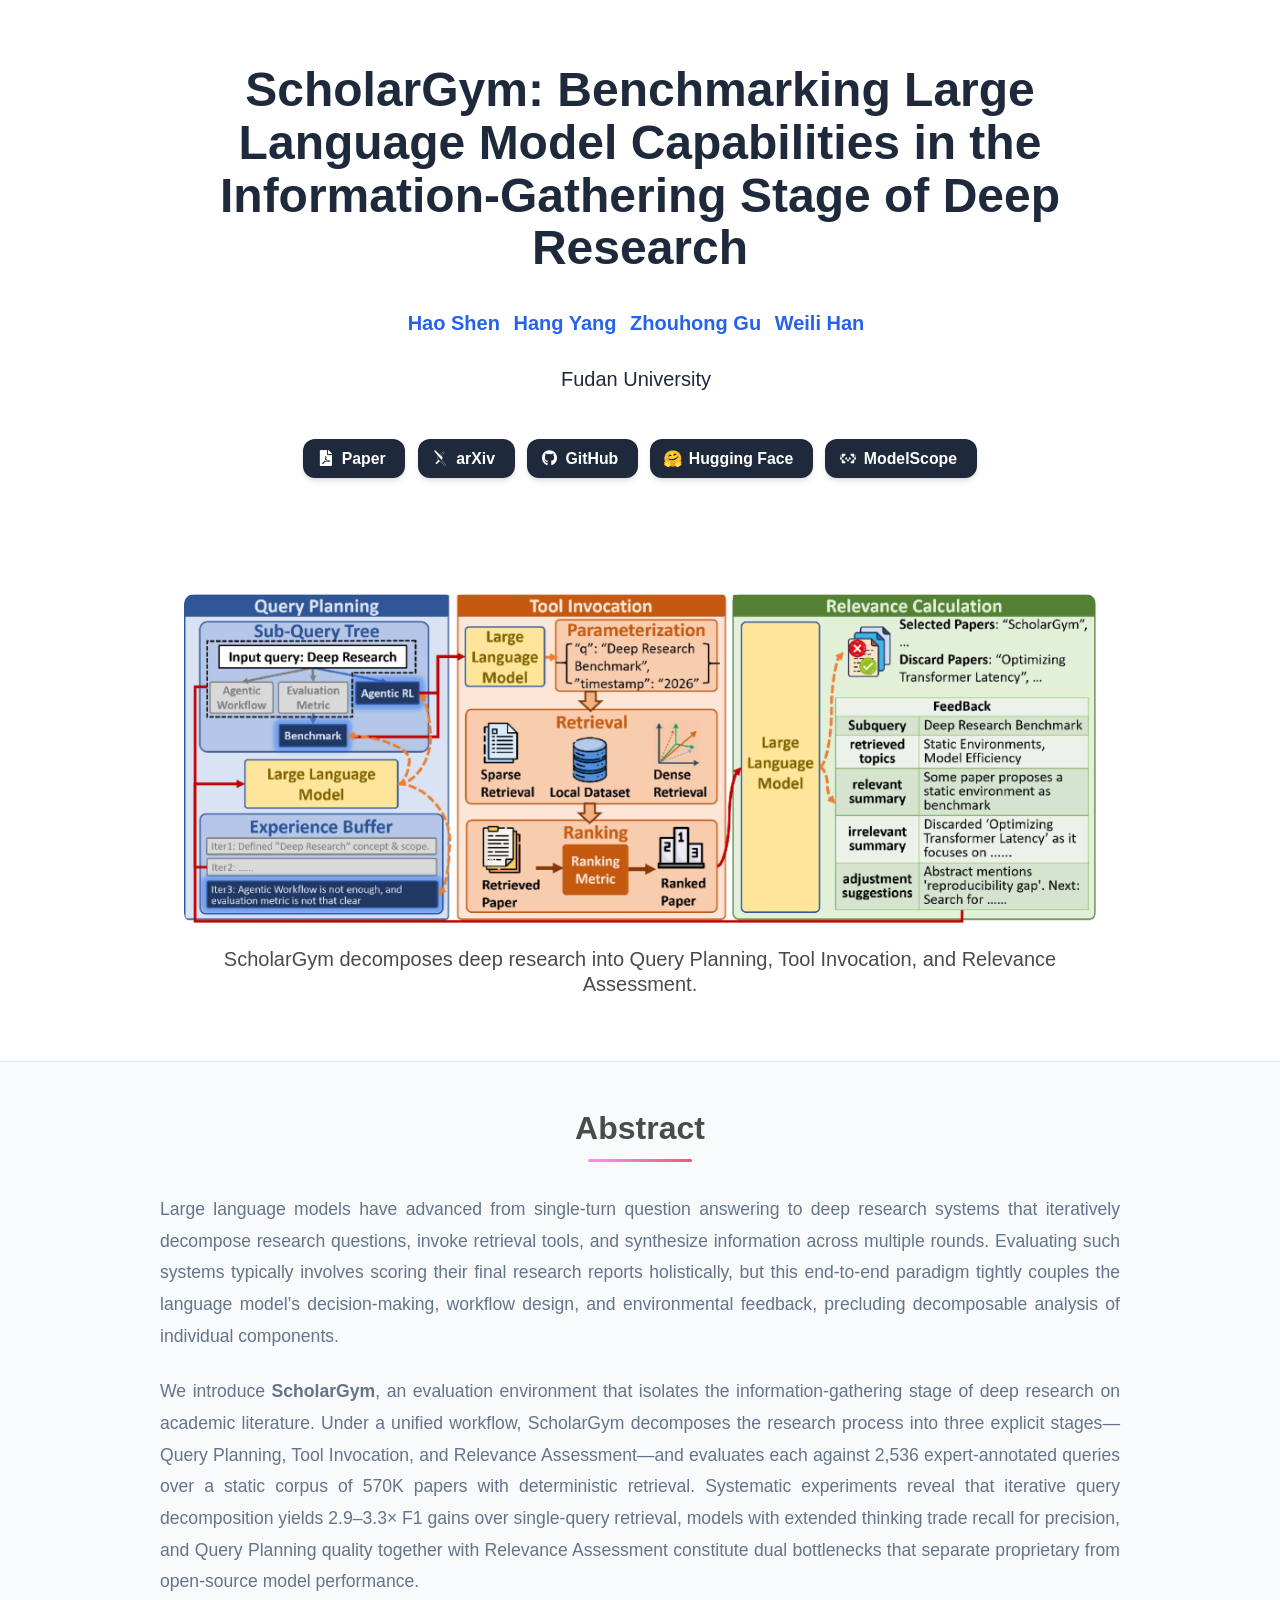
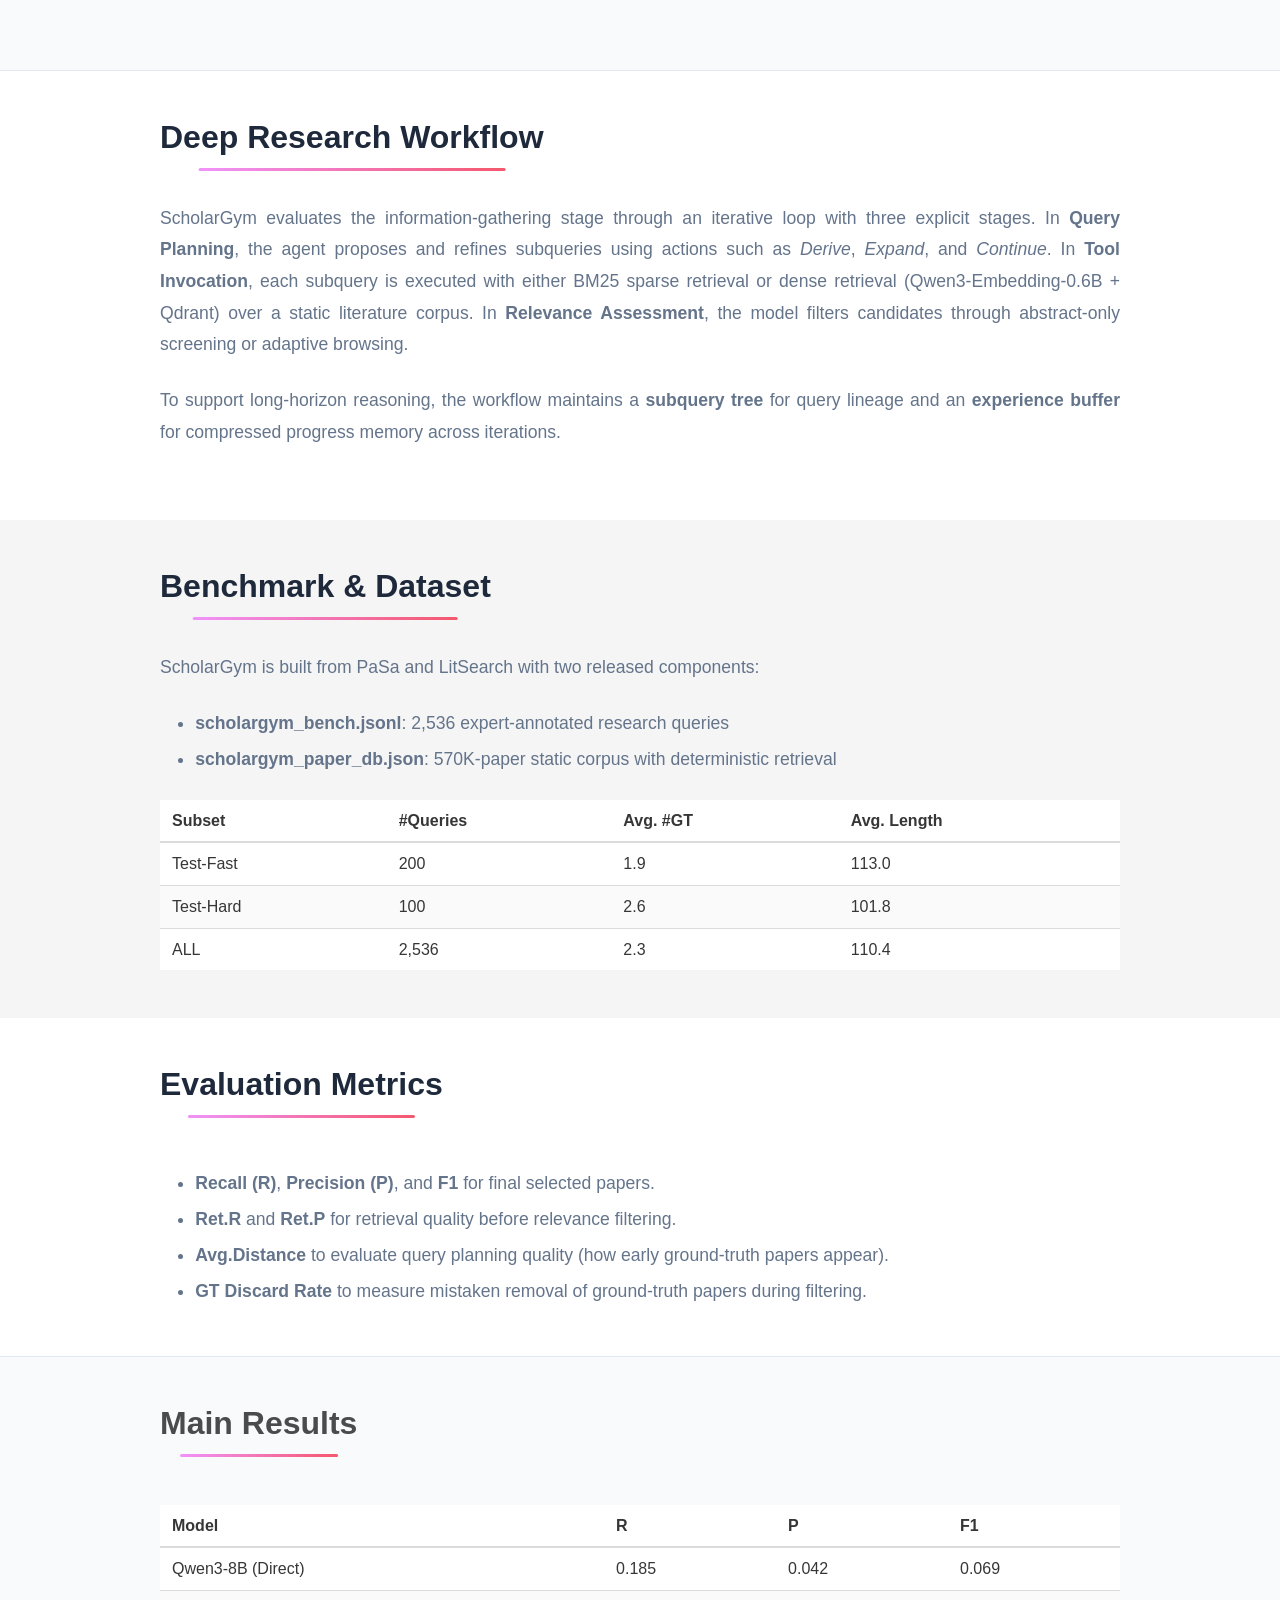
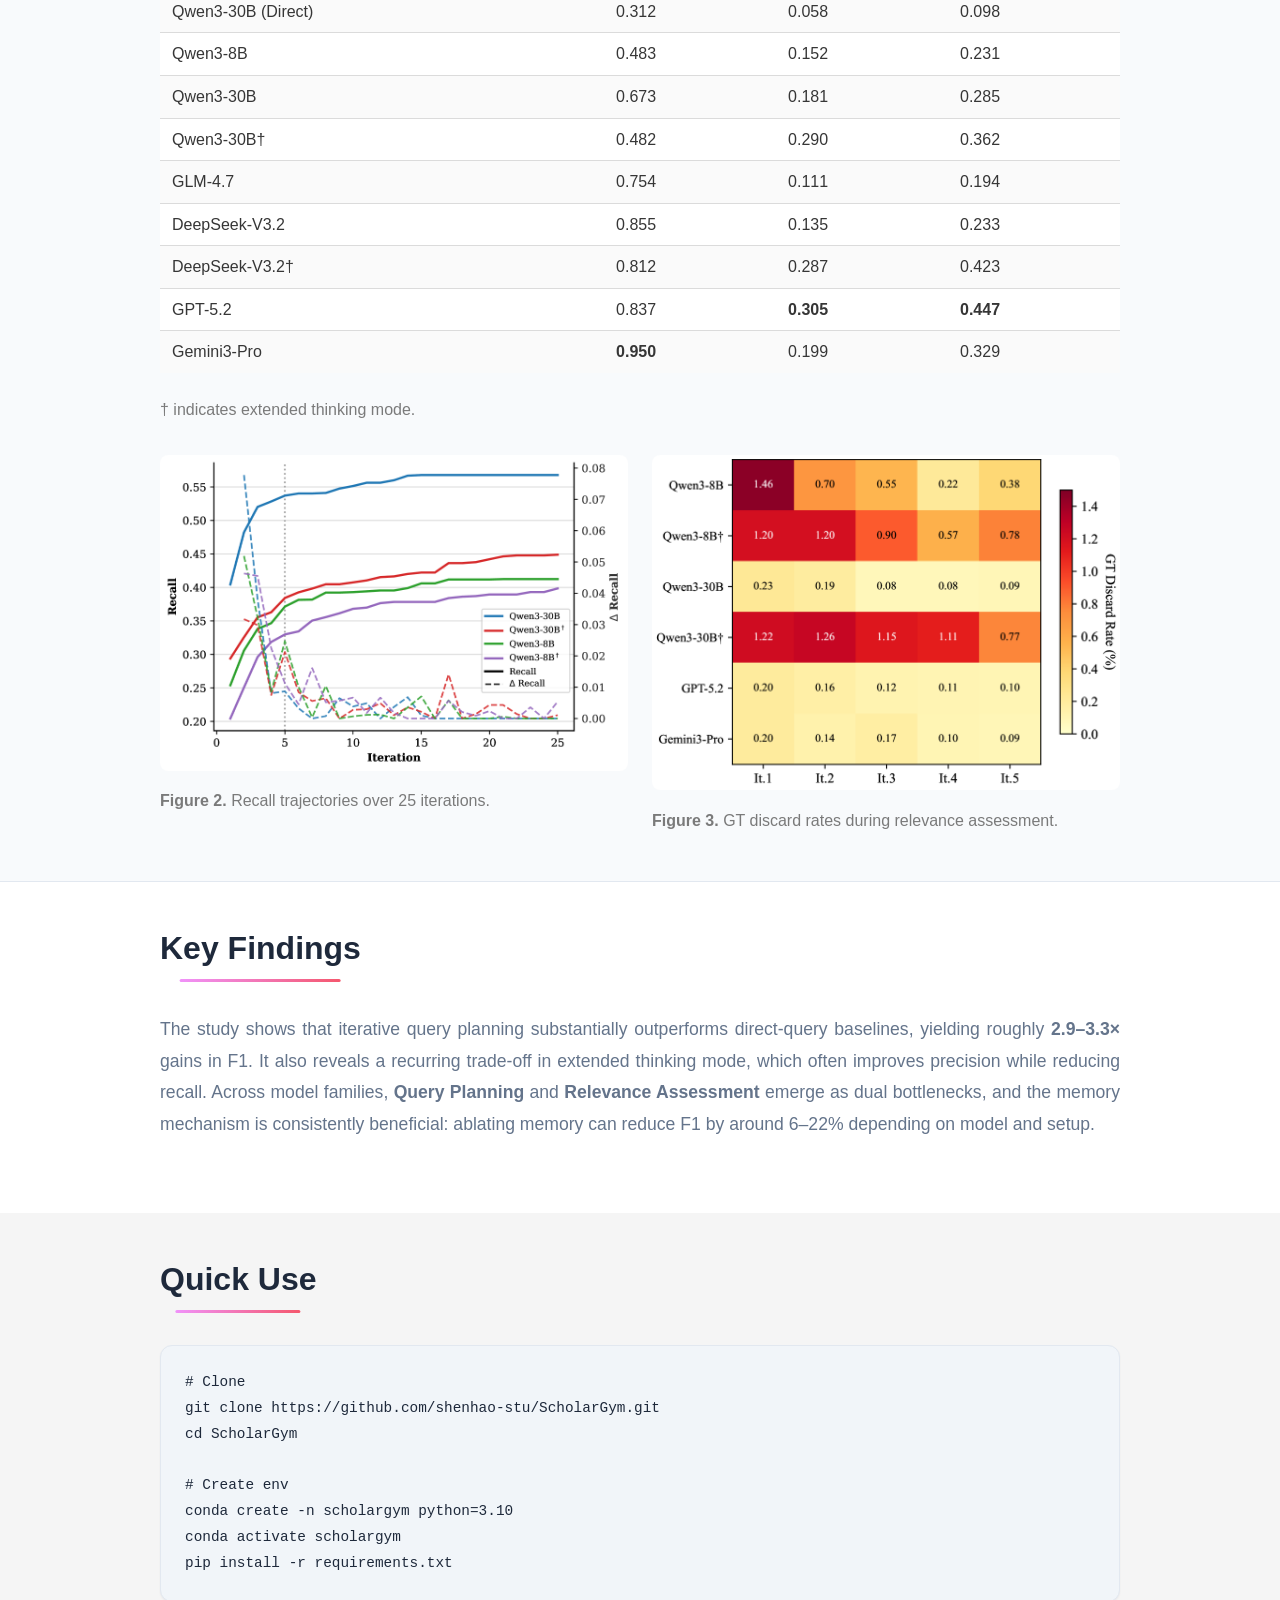
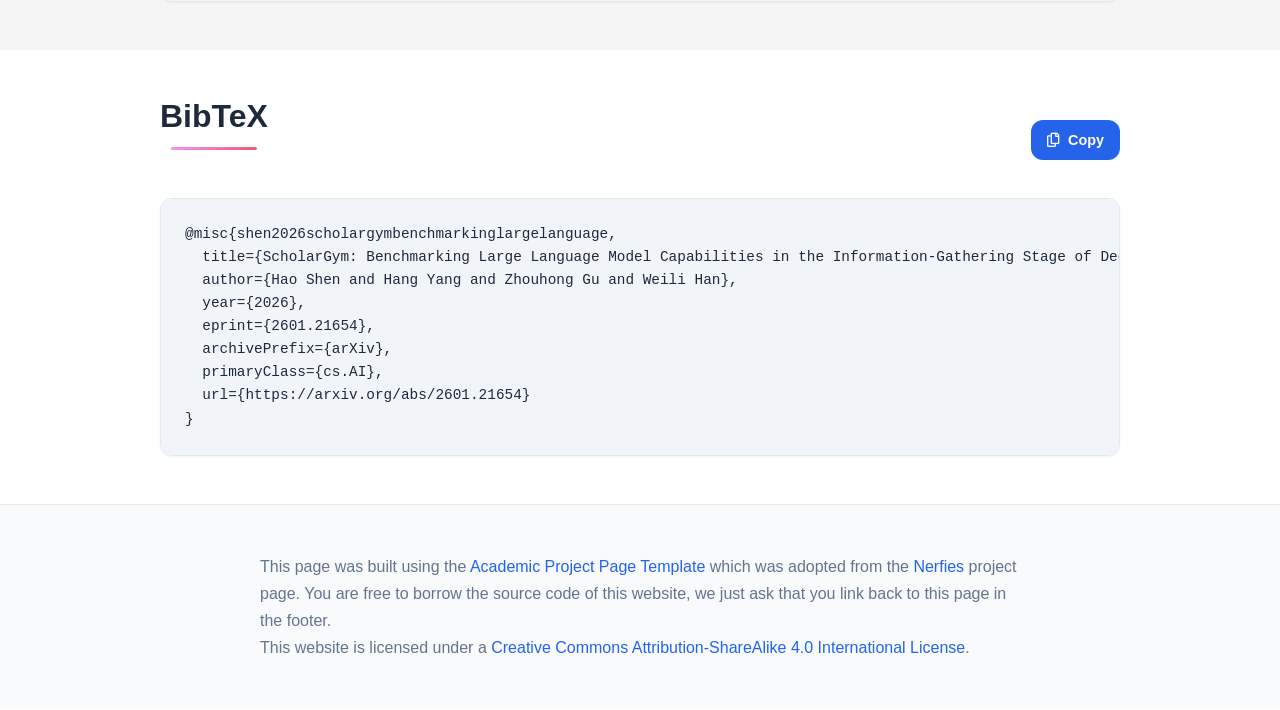
<file: index.html>
<!DOCTYPE html>
<html lang="en">
<head>
  <meta charset="utf-8">
  <meta name="viewport" content="width=device-width, initial-scale=1">

  <title>ScholarGym: Benchmarking Large Language Model Capabilities in the Information-Gathering Stage of Deep Research</title>
  <meta name="title" content="ScholarGym: Benchmarking Large Language Model Capabilities in the Information-Gathering Stage of Deep Research">
  <meta name="description" content="ScholarGym benchmarks LLM capabilities in deep research information gathering via Query Planning, Tool Invocation, and Relevance Assessment.">
  <meta name="keywords" content="ScholarGym, deep research, large language models, information retrieval, benchmark, query planning">
  <meta name="author" content="Hao Shen, Hang Yang, Zhouhong Gu, Weili Han">
  <meta name="robots" content="index, follow">

  <link rel="stylesheet" href="static/css/bulma.min.css">
  <link rel="stylesheet" href="static/css/index.css">
  <link rel="preload" href="static/css/fontawesome.all.min.css" as="style" onload="this.onload=null;this.rel='stylesheet'">
  <link rel="preload" href="static/css/academicons.min.css" as="style" onload="this.onload=null;this.rel='stylesheet'">
  <noscript>
    <link rel="stylesheet" href="static/css/fontawesome.all.min.css">
    <link rel="stylesheet" href="static/css/academicons.min.css">
  </noscript>

  <script defer src="static/js/index.js"></script>
</head>
<body>

  <main id="main-content">
    <section class="hero">
      <div class="hero-body">
        <div class="container is-max-desktop">
          <div class="columns is-centered">
            <div class="column has-text-centered">
              <h1 class="title is-1 publication-title">ScholarGym: Benchmarking Large Language Model Capabilities in the Information-Gathering Stage of Deep Research</h1>

              <div class="is-size-5 publication-authors">
                <span class="author-block"><a href="https://github.com/shenhao-stu" target="_blank">Hao Shen</a></span>
                <span class="author-block"><a href="https://github.com/nianyucatfish" target="_blank">Hang Yang</a></span>
                <span class="author-block"><a href="https://github.com/MikeGu721" target="_blank">Zhouhong Gu</a></span>
                <span class="author-block"><a href="https://faculty.fudan.edu.cn/weili/zh_CN/index.htm" target="_blank">Weili Han</a></span>
              </div>
              <div class="is-size-5 publication-authors">
                <span class="author-block">Fudan University</span>
              </div>

              <div class="column has-text-centered">
                <div class="publication-links">
                  <span class="link-block">
                    <a href="https://arxiv.org/pdf/2601.21654" class="external-link button is-normal is-rounded is-dark" target="_blank">
                      <span class="icon"><i class="fas fa-file-pdf"></i></span>
                      <span>Paper</span>
                    </a>
                  </span>

                  <span class="link-block">
                    <a href="https://arxiv.org/abs/2601.21654v3" class="external-link button is-normal is-rounded is-dark" target="_blank">
                      <span class="icon"><i class="ai ai-arxiv"></i></span>
                      <span>arXiv</span>
                    </a>
                  </span>

                  <span class="link-block">
                    <a href="https://github.com/shenhao-stu/ScholarGym/" class="external-link button is-normal is-rounded is-dark" target="_blank">
                      <span class="icon"><i class="fab fa-github"></i></span>
                      <span>GitHub</span>
                    </a>
                  </span>

                  <span class="link-block">
                    <a href="https://huggingface.co/datasets/shenhao/ScholarGym" class="external-link button is-normal is-rounded is-dark" target="_blank">
                      <span class="icon platform-emoji" aria-hidden="true">🤗</span>
                      <span>Hugging Face</span>
                    </a>
                  </span>

                  <span class="link-block">
                    <a href="https://modelscope.cn/datasets/shenhao23/ScholarGym" class="external-link button is-normal is-rounded is-dark" target="_blank">
                      <span class="icon"><img src="static/images/icon_modelscope.svg" alt="ModelScope" class="platform-icon modelscope-icon"></span>
                      <span>ModelScope</span>
                    </a>
                  </span>
                </div>
              </div>

            </div>
          </div>
        </div>
      </div>
    </section>

    <section class="hero teaser">
      <div class="container is-max-desktop">
        <div class="hero-body">
          <img src="./static/images/scholargym_fig1.png" alt="ScholarGym framework overview teaser" style="width: 100%; border-radius: 10px;"/>
          <h2 class="subtitle has-text-centered" style="margin-top: 1rem;">
            ScholarGym decomposes deep research into Query Planning, Tool Invocation, and Relevance Assessment.
          </h2>
        </div>
      </div>
    </section>

    <section class="section hero is-light">
      <div class="container is-max-desktop">
        <div class="columns is-centered has-text-centered">
          <div class="column">
            <h2 class="title is-3">Abstract</h2>
            <div class="content has-text-justified">
              <p>
                Large language models have advanced from single-turn question answering to deep research systems that iteratively decompose research questions, invoke retrieval tools, and synthesize information across multiple rounds. Evaluating such systems typically involves scoring their final research reports holistically, but this end-to-end paradigm tightly couples the language model’s decision-making, workflow design, and environmental feedback, precluding decomposable analysis of individual components.
              </p>
              <p>
                We introduce <b>ScholarGym</b>, an evaluation environment that isolates the information-gathering stage of deep research on academic literature. Under a unified workflow, ScholarGym decomposes the research process into three explicit stages—Query Planning, Tool Invocation, and Relevance Assessment—and evaluates each against 2,536 expert-annotated queries over a static corpus of 570K papers with deterministic retrieval. Systematic experiments reveal that iterative query decomposition yields 2.9–3.3× F1 gains over single-query retrieval, models with extended thinking trade recall for precision, and Query Planning quality together with Relevance Assessment constitute dual bottlenecks that separate proprietary from open-source model performance.
              </p>
            </div>
          </div>
        </div>
      </div>
    </section>

    <section class="section">
      <div class="container is-max-desktop">
        <h2 class="title is-3 has-text-left">Deep Research Workflow</h2>
        <div class="content has-text-justified">
          <p>
            ScholarGym evaluates the information-gathering stage through an iterative loop with three explicit stages. In <b>Query Planning</b>, the agent proposes and refines subqueries using actions such as <i>Derive</i>, <i>Expand</i>, and <i>Continue</i>. In <b>Tool Invocation</b>, each subquery is executed with either BM25 sparse retrieval or dense retrieval (Qwen3-Embedding-0.6B + Qdrant) over a static literature corpus. In <b>Relevance Assessment</b>, the model filters candidates through abstract-only screening or adaptive browsing.
          </p>
          <p>
            To support long-horizon reasoning, the workflow maintains a <b>subquery tree</b> for query lineage and an <b>experience buffer</b> for compressed progress memory across iterations.
          </p>
        </div>
      </div>
    </section>

    <section class="section has-background-light">
      <div class="container is-max-desktop">
        <h2 class="title is-3 has-text-left">Benchmark & Dataset</h2>
        <div class="content has-text-justified">
          <p>ScholarGym is built from PaSa and LitSearch with two released components:</p>
          <ul>
            <li><b>scholargym_bench.jsonl</b>: 2,536 expert-annotated research queries</li>
            <li><b>scholargym_paper_db.json</b>: 570K-paper static corpus with deterministic retrieval</li>
          </ul>
        </div>

        <div class="table-container">
          <table class="table is-fullwidth is-striped">
            <thead>
              <tr>
                <th>Subset</th>
                <th>#Queries</th>
                <th>Avg. #GT</th>
                <th>Avg. Length</th>
              </tr>
            </thead>
            <tbody>
              <tr>
                <td>Test-Fast</td>
                <td>200</td>
                <td>1.9</td>
                <td>113.0</td>
              </tr>
              <tr>
                <td>Test-Hard</td>
                <td>100</td>
                <td>2.6</td>
                <td>101.8</td>
              </tr>
              <tr>
                <td>ALL</td>
                <td>2,536</td>
                <td>2.3</td>
                <td>110.4</td>
              </tr>
            </tbody>
          </table>
        </div>
      </div>
    </section>

    <section class="section">
      <div class="container is-max-desktop">
        <h2 class="title is-3 has-text-left">Evaluation Metrics</h2>
        <div class="content has-text-justified">
          <ul>
            <li><b>Recall (R)</b>, <b>Precision (P)</b>, and <b>F1</b> for final selected papers.</li>
            <li><b>Ret.R</b> and <b>Ret.P</b> for retrieval quality before relevance filtering.</li>
            <li><b>Avg.Distance</b> to evaluate query planning quality (how early ground-truth papers appear).</li>
            <li><b>GT Discard Rate</b> to measure mistaken removal of ground-truth papers during filtering.</li>
          </ul>
        </div>
      </div>
    </section>

    <section class="section hero is-light">
      <div class="container is-max-desktop">
        <h2 class="title is-3 has-text-left">Main Results</h2>

        <div class="table-container" style="margin-bottom: 2rem;">
          <table class="table is-fullwidth is-striped is-hoverable">
            <thead>
              <tr>
                <th>Model</th>
                <th>R</th>
                <th>P</th>
                <th>F1</th>
              </tr>
            </thead>
            <tbody>
              <tr><td>Qwen3-8B (Direct)</td><td>0.185</td><td>0.042</td><td>0.069</td></tr>
              <tr><td>Qwen3-30B (Direct)</td><td>0.312</td><td>0.058</td><td>0.098</td></tr>
              <tr><td>Qwen3-8B</td><td>0.483</td><td>0.152</td><td>0.231</td></tr>
              <tr><td>Qwen3-30B</td><td>0.673</td><td>0.181</td><td>0.285</td></tr>
              <tr><td>Qwen3-30B†</td><td>0.482</td><td>0.290</td><td>0.362</td></tr>
              <tr><td>GLM-4.7</td><td>0.754</td><td>0.111</td><td>0.194</td></tr>
              <tr><td>DeepSeek-V3.2</td><td>0.855</td><td>0.135</td><td>0.233</td></tr>
              <tr><td>DeepSeek-V3.2†</td><td>0.812</td><td>0.287</td><td>0.423</td></tr>
              <tr><td>GPT-5.2</td><td>0.837</td><td><b>0.305</b></td><td><b>0.447</b></td></tr>
              <tr><td>Gemini3-Pro</td><td><b>0.950</b></td><td>0.199</td><td>0.329</td></tr>
            </tbody>
          </table>
          <p class="has-text-grey">† indicates extended thinking mode.</p>
        </div>

        <div class="columns">
          <div class="column">
            <figure>
              <img src="static/images/scholargym_fig2.png" alt="Recall trajectories over 25 iterations" style="width: 100%; border-radius: 8px;"/>
              <figcaption class="has-text-grey" style="margin-top: 0.6rem;"><b>Figure 2.</b> Recall trajectories over 25 iterations.</figcaption>
            </figure>
          </div>
          <div class="column">
            <figure>
              <img src="static/images/scholargym_fig3.png" alt="Per-iteration GT discard rate" style="width: 100%; border-radius: 8px;"/>
              <figcaption class="has-text-grey" style="margin-top: 0.6rem;"><b>Figure 3.</b> GT discard rates during relevance assessment.</figcaption>
            </figure>
          </div>
        </div>
      </div>
    </section>

    <section class="section">
      <div class="container is-max-desktop">
        <h2 class="title is-3 has-text-left">Key Findings</h2>
        <div class="content has-text-justified">
          <p>
            The study shows that iterative query planning substantially outperforms direct-query baselines, yielding roughly <b>2.9–3.3×</b> gains in F1. It also reveals a recurring trade-off in extended thinking mode, which often improves precision while reducing recall. Across model families, <b>Query Planning</b> and <b>Relevance Assessment</b> emerge as dual bottlenecks, and the memory mechanism is consistently beneficial: ablating memory can reduce F1 by around 6–22% depending on model and setup.
          </p>
        </div>
      </div>
    </section>

    <section class="section has-background-light">
      <div class="container is-max-desktop">
        <h2 class="title is-3 has-text-left">Quick Use</h2>
        <div class="content has-text-justified">
<pre><code># Clone
git clone https://github.com/shenhao-stu/ScholarGym.git
cd ScholarGym

# Create env
conda create -n scholargym python=3.10
conda activate scholargym
pip install -r requirements.txt</code></pre>
        </div>
      </div>
    </section>

    <section class="section" id="BibTeX">
      <div class="container is-max-desktop content">
        <div class="bibtex-header">
          <h2 class="title is-3">BibTeX</h2>
          <button class="copy-bibtex-btn" onclick="copyBibTeX()" title="Copy BibTeX to clipboard">
            <i class="far fa-copy"></i>
            <span class="copy-text">Copy</span>
          </button>
        </div>
<pre id="bibtex-code"><code>@misc{shen2026scholargymbenchmarkinglargelanguage,
  title={ScholarGym: Benchmarking Large Language Model Capabilities in the Information-Gathering Stage of Deep Research},
  author={Hao Shen and Hang Yang and Zhouhong Gu and Weili Han},
  year={2026},
  eprint={2601.21654},
  archivePrefix={arXiv},
  primaryClass={cs.AI},
  url={https://arxiv.org/abs/2601.21654}
}</code></pre>
      </div>
    </section>

    <footer class="footer">
      <div class="container">
        <div class="columns is-centered">
          <div class="column is-8">
            <div class="content">
              <p>
                This page was built using the <a href="https://github.com/eliahuhorwitz/Academic-project-page-template" target="_blank">Academic Project Page Template</a> which was adopted from the <a href="https://nerfies.github.io" target="_blank">Nerfies</a> project page.
                You are free to borrow the source code of this website, we just ask that you link back to this page in the footer. <br>
                This website is licensed under a <a rel="license" href="http://creativecommons.org/licenses/by-sa/4.0/" target="_blank">Creative Commons Attribution-ShareAlike 4.0 International License</a>.
              </p>
            </div>
          </div>
        </div>
      </div>
    </footer>
  </main>

</body>
</html>
</file>
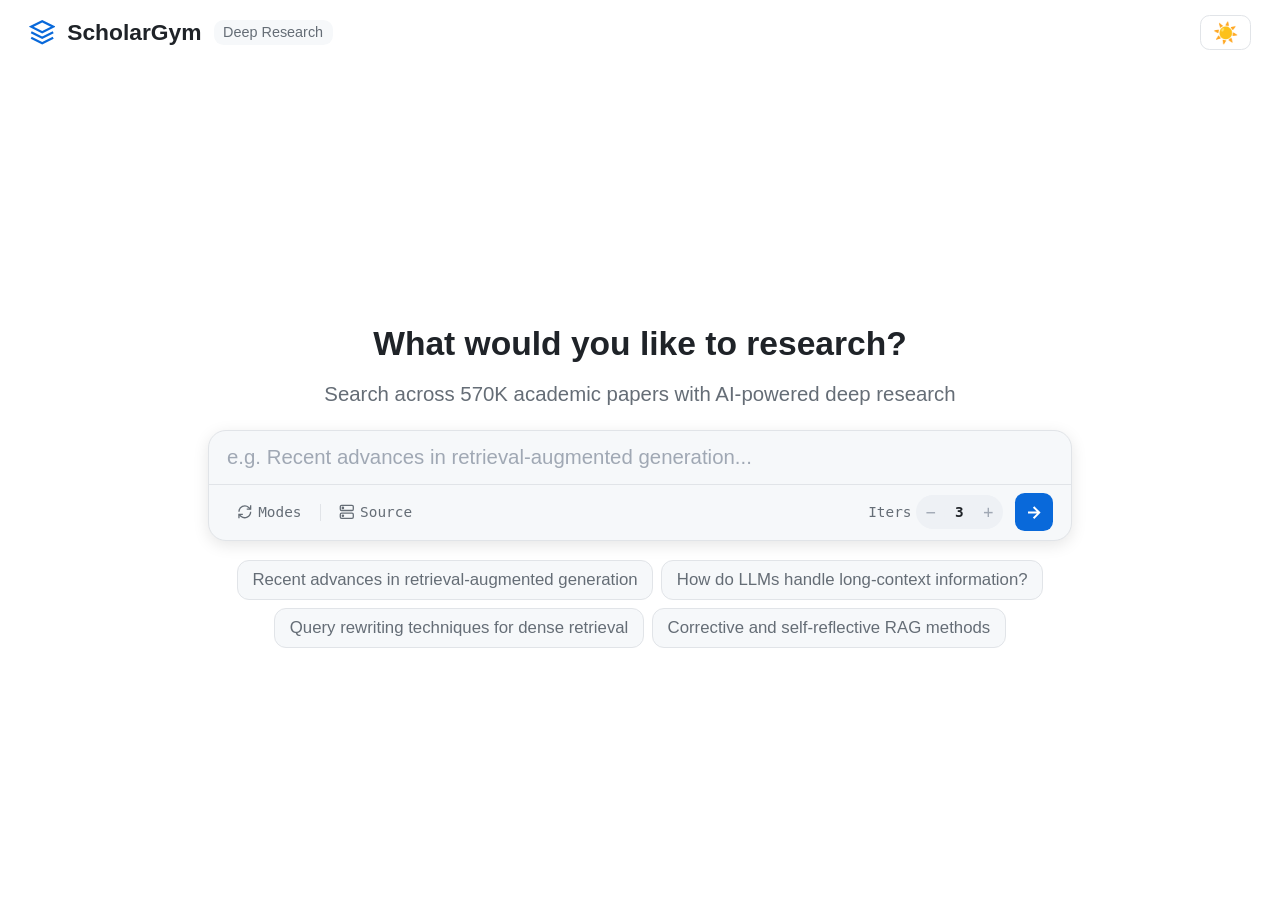
<file: code/workflow_demo/index.html>
<!DOCTYPE html>
<html lang="zh-CN">
<head>
<meta charset="UTF-8">
<meta name="viewport" content="width=device-width, initial-scale=1.0">
<title>ScholarGym</title>
<style>
/* ── Light theme (default) ── */
:root{
  --bg:#ffffff;--surface:#f6f8fa;--surface2:#eef1f5;--border:#e1e4e8;
  --text:#1f2328;--dim:#656d76;--muted:#a0a8b4;
  --accent:#0969da;--green:#1a7f37;--yellow:#9a6700;--red:#cf222e;
  --purple:#8250df;--orange:#bc4c00;--cyan:#0a7b83;
  --shadow:0 1px 3px rgba(0,0,0,.08);
  --mono:'SF Mono','Cascadia Code','Fira Code','JetBrains Mono',Consolas,monospace;
  --sans:-apple-system,BlinkMacSystemFont,'Segoe UI',Helvetica,sans-serif;
  --user-bubble:#e8f0fe;
}
[data-theme="dark"]{
  --bg:#0d1117;--surface:#161b22;--surface2:#1c2128;--border:#30363d;
  --text:#e6edf3;--dim:#7d8590;--muted:#484f58;
  --accent:#58a6ff;--green:#3fb950;--yellow:#d29922;--red:#f85149;
  --purple:#bc8cff;--orange:#db6d28;--cyan:#39d2c0;
  --shadow:0 1px 3px rgba(0,0,0,.3);
  --user-bubble:#1f3a5f;
}

*{margin:0;padding:0;box-sizing:border-box}
html{font-size:150%}
body{background:var(--bg);color:var(--text);font-family:var(--sans);font-size:1rem;line-height:1.6;min-height:100vh;display:flex;flex-direction:column;transition:background .2s,color .2s}

/* ── Top bar ── */
.topbar{padding:0.6rem 1.2rem;display:flex;align-items:center;gap:0.5rem}
.topbar svg{width:1.1rem;height:1.1rem;stroke:var(--accent);flex-shrink:0}
.topbar h1{font-size:0.95rem;font-weight:600}
.topbar .tag{font-size:0.6rem;color:var(--dim);background:var(--surface);border-radius:0.4rem;padding:0.05rem 0.4rem}
.topbar .spacer{flex:1}
.theme-toggle{background:none;border:1px solid var(--border);border-radius:0.4rem;padding:0.2rem 0.5rem;cursor:pointer;font-size:0.85rem;color:var(--dim);transition:all .15s}
.theme-toggle:hover{background:var(--surface);color:var(--text)}

/* ── Landing ── */
.landing{flex:1;display:flex;flex-direction:column;align-items:center;justify-content:center;padding:2rem 1rem;transition:all .4s ease}
.landing.leaving{opacity:0;transform:translateY(40px)}
.landing.hidden{display:none}
.landing h2{font-size:1.4rem;font-weight:700;margin-bottom:0.3rem}
.landing p{font-size:0.85rem;color:var(--dim);margin-bottom:0.8rem}

/* ── Example chips ── */
.examples{display:flex;flex-wrap:wrap;gap:0.35rem;max-width:36rem;justify-content:center;margin-top:0.8rem}
.ex-chip{background:var(--surface);border:1px solid var(--border);border-radius:0.5rem;padding:0.3rem 0.6rem;font-size:0.7rem;color:var(--dim);cursor:pointer;transition:all .15s;font-family:var(--sans);line-height:1.4}
.ex-chip:hover{border-color:var(--accent);color:var(--accent);background:rgba(9,105,218,.04)}
[data-theme="dark"] .ex-chip:hover{background:rgba(88,166,255,.06)}

/* ── Composer card (shared) ── */
.composer{width:100%;max-width:36rem;margin:0 auto;background:var(--surface);border:1px solid var(--border);border-radius:0.75rem;transition:border-color .2s,box-shadow .2s;box-shadow:0 4px 16px rgba(0,0,0,.1)}
.composer:focus-within{border-color:var(--accent);box-shadow:0 0 0 3px rgba(9,105,218,.08)}
[data-theme="dark"] .composer:focus-within{box-shadow:0 0 0 3px rgba(88,166,255,.1)}
.composer-input{display:block;width:100%;background:transparent;color:var(--text);border:none;padding:0.6rem 0.75rem;font-size:0.85rem;font-family:var(--sans);outline:none;resize:none;min-height:2.2rem}
.composer-input::placeholder{color:var(--muted)}
.composer-toolbar{display:flex;align-items:center;gap:0.5rem;padding:0.35rem 0.75rem;border-top:1px solid var(--border)}
.composer-toolbar .spacer{flex:1}
.sg{display:flex;align-items:center;gap:0.2rem;font-size:0.6rem;color:var(--dim);font-family:var(--mono)}
.sg select{background:transparent;color:var(--text);border:none;border-radius:0.25rem;padding:0.15rem 0.25rem;font-family:var(--mono);font-size:0.6rem;width:auto;padding-right:0.1rem;-webkit-appearance:none;appearance:none;transition:background .15s;cursor:pointer;outline:none}
.sg select:hover{background:var(--surface2)}
.sg select:focus{background:var(--surface2)}
/* ── Stepper (iter) ── */
.stepper{display:flex;align-items:center;background:var(--surface2);border-radius:1rem;padding:0.05rem;gap:0}
.stepper button{background:transparent;border:none;color:var(--muted);font-size:0.7rem;width:1.1rem;height:1.1rem;display:flex;align-items:center;justify-content:center;cursor:pointer;border-radius:50%;transition:all .15s;font-family:var(--mono);line-height:1}
.stepper button:hover{color:var(--text);background:var(--surface)}
.stepper .stepper-val{width:1.3rem;height:1.3rem;border-radius:50%;background:var(--surface2);display:flex;align-items:center;justify-content:center;font-size:0.6rem;font-weight:700;color:var(--text);font-family:var(--mono);user-select:none}
/* ── Toggle switch ── */
.sg .toggle-wrap{display:flex;align-items:center;gap:0.2rem}
.sg .toggle-switch{position:relative;width:1.5rem;height:0.8rem;background:var(--muted);border-radius:0.4rem;cursor:pointer;transition:background .2s;flex-shrink:0}
.sg .toggle-switch.active{background:var(--accent)}
.sg .toggle-switch::after{content:"";position:absolute;top:0.1rem;left:0.1rem;width:0.6rem;height:0.6rem;background:#fff;border-radius:50%;transition:transform .2s}
.sg .toggle-switch.active::after{transform:translateX(0.7rem)}
.sg .sep{width:1px;height:0.7rem;background:var(--border);margin:0 0.15rem}
.sg.sep-wrap{margin:0 -0.3rem}
.sg .icon-label{display:flex;align-items:center;gap:0.15rem}
.sg .icon-label svg{width:0.7rem;height:0.7rem;stroke:var(--muted);fill:none;flex-shrink:0}
/* ── Mode picker ── */
.mode-btn{background:transparent;border:none;border-radius:0.4rem;padding:0.15rem 0.4rem;font-size:0.6rem;color:var(--dim);cursor:pointer;display:flex;align-items:center;gap:0.25rem;font-family:var(--mono);transition:all .15s}
.mode-btn:hover{background:var(--surface2);color:var(--text)}
.mode-btn svg{width:0.65rem;height:0.65rem;stroke:currentColor;fill:none}
.mode-popover{position:absolute;bottom:calc(100% + 0.4rem);left:0;background:var(--surface);border:1px solid var(--border);border-radius:0.5rem;box-shadow:0 4px 20px rgba(0,0,0,.12);padding:0.2rem;min-width:11rem;display:none;z-index:100}
.mode-popover.open{display:block}
.mode-popover-title{font-size:0.55rem;color:var(--muted);padding:0.2rem 0.4rem 0.1rem;font-family:var(--sans);font-weight:600}
.mode-item{display:flex;align-items:center;gap:0.3rem;padding:0.3rem 0.4rem;border-radius:0.35rem;cursor:pointer;transition:background .12s}
.mode-item:hover{background:var(--surface2)}
.mode-item.selected{background:rgba(9,105,218,.06)}
[data-theme="dark"] .mode-item.selected{background:rgba(88,166,255,.08)}
.mode-item .mi-icon{width:0.85rem;height:0.85rem;display:flex;align-items:center;justify-content:center;flex-shrink:0}
.mode-item .mi-icon svg{width:0.75rem;height:0.75rem;stroke:var(--dim);fill:none}
.mode-item.selected .mi-icon svg{stroke:var(--accent)}
.mode-item .mi-body{flex:1;min-width:0}
.mode-item .mi-title{font-size:0.65rem;font-weight:600;color:var(--text);font-family:var(--sans);line-height:1.2}
.mode-item .mi-desc{font-size:0.5rem;color:var(--muted);font-family:var(--sans);line-height:1.3}
.mode-item .mi-check{font-size:0.7rem;flex-shrink:0;opacity:0;color:var(--accent)}
.mode-item.selected .mi-check{opacity:1}
/* ── Tab toggle (summarizer) ── */
.sum-toggle{display:flex;align-items:center;gap:0.3rem;padding:0.3rem 0.4rem;border-top:1px solid var(--border);margin-top:0.15rem}
.sum-toggle-label{font-size:0.65rem;font-weight:600;color:var(--text);font-family:var(--sans);white-space:nowrap}
.sum-toggle-track{position:relative;width:1.8rem;height:0.95rem;background:var(--muted);border-radius:0.5rem;cursor:pointer;transition:background .2s;flex-shrink:0}
.sum-toggle-track.active{background:var(--accent)}
.sum-toggle-track::after{content:"";position:absolute;top:0.125rem;left:0.125rem;width:0.7rem;height:0.7rem;background:#fff;border-radius:50%;transition:transform .2s;box-shadow:0 1px 2px rgba(0,0,0,.15)}
.sum-toggle-track.active::after{transform:translateX(0.85rem)}
.send-btn{background:var(--accent);color:#fff;border:none;border-radius:0.4rem;width:1.6rem;height:1.6rem;cursor:pointer;display:flex;align-items:center;justify-content:center;transition:opacity .15s;flex-shrink:0}
.send-btn:hover{opacity:.85}
.send-btn:disabled{opacity:.3;cursor:not-allowed}
.send-btn svg{width:0.8rem;height:0.8rem}

/* ── Chat mode ── */
.chat-mode{flex:1;display:none;flex-direction:column}
.chat-mode.active{display:flex}
.chat{flex:1;overflow-y:auto;padding:0.8rem 0;scrollbar-gutter:stable}
.chat-inner{max-width:36rem;margin:0 auto;padding:0 1rem}

/* ── Sticky bottom bar ── */
.inputbar{position:sticky;bottom:0;background:transparent;padding:2.5rem 0 0.6rem;z-index:10;overflow:visible}
.inputbar::before{content:"";position:absolute;top:0;left:0;right:0;bottom:0;background:linear-gradient(to bottom,transparent 0%,var(--bg) 2.5rem);pointer-events:none}
.inputbar-inner{position:relative;z-index:1;max-width:36rem;margin:0 auto;padding:0 1rem}

/* ── Messages ── */
.msg{margin-bottom:0.8rem;animation:fadeUp .25s ease-out}
@keyframes fadeUp{from{opacity:0;transform:translateY(4px)}to{opacity:1;transform:translateY(0)}}

.msg-user{display:flex;justify-content:flex-end}
.msg-user .bubble{background:var(--user-bubble);border-radius:0.7rem 0.7rem 0.2rem 0.7rem;padding:0.5rem 0.75rem;max-width:36rem;font-size:0.85rem;color:var(--text);overflow-wrap:break-word;word-break:break-all}

.msg-ai{display:flex;gap:0.5rem;align-items:flex-start}
.msg-ai .avatar{width:1.5rem;height:1.5rem;border-radius:50%;background:var(--surface);display:flex;align-items:center;justify-content:center;flex-shrink:0;font-size:0.8rem;margin-top:0.1rem}
.msg-ai .content{flex:1;min-width:0}

/* ── Thinking ── */
.thinking{background:var(--surface);border-radius:0.5rem;margin-bottom:0.5rem;overflow:hidden;font-family:var(--mono);font-size:0.75rem}
.thinking-header{display:flex;align-items:center;gap:0.35rem;padding:0.4rem 0.55rem;cursor:pointer;user-select:none;transition:background .1s;border-radius:0.5rem}
.thinking-header:hover{background:var(--surface2)}
.thinking-header .arrow{width:0.6rem;height:0.6rem;display:flex;align-items:center;justify-content:center;transition:transform .2s;flex-shrink:0}
.thinking-header .arrow::after{content:"";display:block;width:0;height:0;border-top:0.22rem solid transparent;border-bottom:0.22rem solid transparent;border-left:0.3rem solid var(--muted)}
.thinking-header .arrow.open{transform:rotate(90deg)}
.thinking-header .ticon{font-size:0.75rem;display:flex;align-items:center}
.thinking-header .tlabel{font-size:0.75rem;color:var(--dim);flex:1}
.thinking-header .tdur{font-size:0.65rem;color:var(--muted)}
.thinking-body{padding:0 0.55rem 0 1.5rem;max-height:0;overflow:hidden;transition:max-height .3s ease,padding .3s ease;border-top:none}
.thinking-body.open{max-height:8000px;padding:0.25rem 0.55rem 0.4rem 1.5rem}

/* ── Steps ── */
.step{display:flex;align-items:flex-start;gap:0.3rem;padding:0.1rem 0;min-height:1rem;cursor:default}
.step.collapsible{cursor:pointer}
.step.collapsible:hover .slbl{color:var(--text)}
.step-tree{margin-left:1.2rem;padding-left:0.6rem;border-left:1px solid var(--border);overflow:hidden;transition:max-height .25s ease,opacity .2s}
.step-tree.collapsed{max-height:0!important;opacity:0;padding-top:0;padding-bottom:0;margin-top:0;margin-bottom:0;border-color:transparent}
.step .sico{width:0.7rem;height:0.7rem;flex-shrink:0;display:flex;align-items:center;justify-content:center;margin-top:0.2rem}
.spin{width:0.65rem;height:0.65rem;border:2px solid var(--border);border-top-color:var(--accent);border-radius:50%;animation:sp .7s linear infinite}
@keyframes sp{to{transform:rotate(360deg)}}
.step .slbl{font-size:0.7rem;color:var(--dim);flex:1;word-break:break-word;transition:color .1s}
.step .smeta{font-size:0.6rem;color:var(--muted);flex-shrink:0}
.step .sarrow{width:0.6rem;height:0.6rem;flex-shrink:0;display:flex;align-items:center;justify-content:center;transition:transform .15s;margin-top:0.2rem}
.step .sarrow::after{content:"";display:block;width:0;height:0;border-top:0.18rem solid transparent;border-bottom:0.18rem solid transparent;border-left:0.25rem solid var(--muted)}
.step .sarrow.open{transform:rotate(90deg)}

/* Agent content indented */
.step.v-agent .slbl::before{content:"● ";color:var(--purple)}
.step.v-tool .slbl::before{content:"◆ ";color:var(--cyan)}
.step.v-phase .slbl::before{content:"○ ";color:var(--orange)}
.step.v-iteration .slbl{font-weight:600;color:var(--text)}
.step.v-info .slbl{color:var(--muted);font-style:italic}

.sdetail{font-size:0.6rem;color:var(--muted);white-space:pre-wrap;margin:0.05rem 0 0.05rem 1.6rem;line-height:1.5;padding-left:0.5rem;border-left:2px solid var(--surface2)}

.mbadges{display:flex;gap:0.2rem;flex-wrap:wrap;margin:0.15rem 0 0.15rem 1.6rem}
.mb{display:inline-flex;align-items:center;gap:0.1rem;padding:0.05rem 0.3rem;border-radius:0.3rem;font-size:0.55rem;font-weight:600;background:var(--surface2)}
.mb .k{color:var(--muted)}.mb .v{color:var(--text)}
.mb .v.g{color:var(--green)}.mb .v.m{color:var(--yellow)}.mb .v.l{color:var(--orange)}

/* ── Paper cards ── */
.results-header{font-size:0.95rem;font-weight:600;margin-bottom:0.4rem}
.results-sub{font-size:0.75rem;color:var(--dim);margin-bottom:0.7rem}
.paper-card{background:var(--surface);border-radius:0.5rem;padding:0.7rem 0.8rem;margin-bottom:0.4rem;transition:box-shadow .2s;box-shadow:var(--shadow)}
.paper-card:hover{box-shadow:0 2px 8px rgba(0,0,0,.1)}
[data-theme="dark"] .paper-card:hover{box-shadow:0 2px 8px rgba(0,0,0,.35)}
.paper-title{font-size:0.85rem;font-weight:600;margin-bottom:0.15rem;line-height:1.4}
.paper-title a{color:var(--accent);text-decoration:none}
.paper-title a:hover{text-decoration:underline}
.paper-meta{display:flex;flex-wrap:wrap;gap:0.3rem;font-size:0.7rem;color:var(--dim);margin-bottom:0.3rem;align-items:center}
.paper-meta .venue{background:var(--surface2);border-radius:0.25rem;padding:0 0.25rem;font-size:0.6rem;font-weight:600}
.paper-meta .cites{color:var(--yellow)}
.paper-abstract{font-size:0.7rem;color:var(--dim);line-height:1.5;display:-webkit-box;-webkit-line-clamp:3;-webkit-box-orient:vertical;overflow:hidden}
.paper-relevance{display:flex;align-items:center;gap:0.3rem;margin-top:0.3rem}
.rel-bar{width:3rem;height:0.2rem;background:var(--border);border-radius:0.1rem;overflow:hidden}
.rel-fill{height:100%;border-radius:0.1rem}
.rel-text{font-size:0.6rem;font-weight:600}

::-webkit-scrollbar{width:5px}::-webkit-scrollbar-track{background:transparent}::-webkit-scrollbar-thumb{background:var(--border);border-radius:3px}
</style>
</head>
<body>

<div class="topbar">
  <svg viewBox="0 0 24 24" fill="none" stroke-width="2"><path d="M12 2L2 7l10 5 10-5-10-5z"/><path d="M2 17l10 5 10-5"/><path d="M2 12l10 5 10-5"/></svg>
  <h1>ScholarGym</h1>
  <span class="tag">Deep Research</span>
  <span class="spacer"></span>
  <button class="theme-toggle" onclick="toggleTheme()" title="Toggle theme"><span id="theme-icon">☀️</span></button>
</div>

<!-- Landing -->
<div class="landing" id="landing">
  <h2>What would you like to research?</h2>
  <p>Search across 570K academic papers with AI-powered deep research</p>
  <div class="composer">
    <input class="composer-input" type="text" id="landing-query" placeholder="e.g. Recent advances in retrieval-augmented generation..."
      onkeydown="if(event.key==='Enter')doSearch(this.value)">
    <div class="composer-toolbar">
      <div class="sg" style="position:relative">
        <button class="mode-btn" onclick="toggleModes('mp1')">
          <svg viewBox="0 0 24 24" stroke-width="2"><path d="M21 2v6h-6"/><path d="M3 12a9 9 0 0115-6.7L21 8M3 22v-6h6"/><path d="M21 12a9 9 0 01-15 6.7L3 16"/></svg>
          Modes
        </button>
        <div class="mode-popover" id="mp1">
          <div class="mode-popover-title">Browser Modes</div>
          <div class="mode-item" data-group="browser" data-val="NONE" onclick="pickMode(this,'mp1')">
            <div class="mi-icon"><svg viewBox="0 0 24 24" stroke-width="2"><circle cx="12" cy="12" r="10"/><line x1="2" y1="12" x2="22" y2="12"/></svg></div>
            <div class="mi-body"><div class="mi-title">No Browser</div><div class="mi-desc">Retrieval only, no full-text fetching</div></div>
            <div class="mi-check">✓</div>
          </div>
          <div class="mode-item" data-group="browser" data-val="PRE_ENRICH" onclick="pickMode(this,'mp1')">
            <div class="mi-icon"><svg viewBox="0 0 24 24" stroke-width="2"><rect x="3" y="3" width="18" height="18" rx="2"/><path d="M3 9h18M9 3v18"/></svg></div>
            <div class="mi-body"><div class="mi-title">Pre-enrich</div><div class="mi-desc">Fetch full text before selection</div></div>
            <div class="mi-check">✓</div>
          </div>
          <div class="mode-item selected" data-group="browser" data-val="REFRESH" onclick="pickMode(this,'mp1')">
            <div class="mi-icon"><svg viewBox="0 0 24 24" stroke-width="2"><path d="M21 2v6h-6"/><path d="M3 12a9 9 0 0115-6.7L21 8M3 22v-6h6"/><path d="M21 12a9 9 0 01-15 6.7L3 16"/></svg></div>
            <div class="mi-body"><div class="mi-title">Refresh</div><div class="mi-desc">Re-evaluate after full-text fetch</div></div>
            <div class="mi-check">✓</div>
          </div>
          <div class="sum-toggle">
            <span class="sum-toggle-label">Summarizer</span><span style="flex:1"></span>
            <div class="sum-toggle-track" id="c-sum" onclick="this.classList.toggle('active')"></div>
          </div>
        </div>
      </div>
      <div class="sg sep-wrap"><span class="sep"></span></div>
      <div class="sg" style="position:relative">
        <button class="mode-btn" onclick="toggleModes('sp1')">
          <svg viewBox="0 0 24 24" stroke-width="2" fill="none" stroke="currentColor"><rect x="2" y="2" width="20" height="8" rx="2"/><rect x="2" y="14" width="20" height="8" rx="2"/><circle cx="6" cy="6" r="1"/><circle cx="6" cy="18" r="1"/></svg>
          Source
        </button>
        <div class="mode-popover" id="sp1">
          <div class="mode-popover-title">Source</div>
          <div class="mode-item selected" data-group="source" data-val="Local" onclick="pickMode(this,'sp1')">
            <div class="mi-icon"><svg viewBox="0 0 24 24" stroke-width="2" fill="none" stroke="currentColor"><rect x="2" y="2" width="20" height="8" rx="2"/><rect x="2" y="14" width="20" height="8" rx="2"/><circle cx="6" cy="6" r="1"/><circle cx="6" cy="18" r="1"/></svg></div>
            <div class="mi-body"><div class="mi-title">Local</div><div class="mi-desc">Search local paper database</div></div>
            <div class="mi-check">✓</div>
          </div>
          <div class="mode-item" data-group="source" data-val="Web" onclick="pickMode(this,'sp1')">
            <div class="mi-icon"><svg viewBox="0 0 24 24" stroke-width="2" fill="none" stroke="currentColor"><circle cx="12" cy="12" r="10"/><path d="M2 12h20M12 2a15.3 15.3 0 014 10 15.3 15.3 0 01-4 10 15.3 15.3 0 01-4-10A15.3 15.3 0 0112 2z"/></svg></div>
            <div class="mi-body"><div class="mi-title">Web</div><div class="mi-desc">Search online sources</div></div>
            <div class="mi-check">✓</div>
          </div>
        </div>
      </div>
      <span class="spacer"></span>
      <div class="sg"><label>Iters</label><div class="stepper"><button onclick="stepIter('c-iter',-1)">−</button><span class="stepper-val" id="c-iter">3</span><button onclick="stepIter('c-iter',1)">+</button></div></div>
      <button class="send-btn" onclick="doSearch(document.getElementById('landing-query').value)">
        <svg viewBox="0 0 24 24" fill="none" stroke="currentColor" stroke-width="2.5"><path d="M5 12h14M12 5l7 7-7 7"/></svg>
      </button>
    </div>
  </div>
  <div class="examples">
    <button class="ex-chip" onclick="pickExample(this)">Recent advances in retrieval-augmented generation</button>
    <button class="ex-chip" onclick="pickExample(this)">How do LLMs handle long-context information?</button>
    <button class="ex-chip" onclick="pickExample(this)">Query rewriting techniques for dense retrieval</button>
    <button class="ex-chip" onclick="pickExample(this)">Corrective and self-reflective RAG methods</button>
  </div>
</div>
<div class="chat-mode" id="chat-mode">
  <div class="chat" id="chat">
    <div class="chat-inner" id="chat-inner"></div>
  </div>
  <div class="inputbar">
    <div class="inputbar-inner">
      <div class="composer">
        <input class="composer-input" type="text" id="chat-query" placeholder="Ask another question..."
          onkeydown="if(event.key==='Enter'&&!event.shiftKey)doSearch(this.value)">
        <div class="composer-toolbar">
          <div class="sg" style="position:relative">
            <button class="mode-btn" onclick="toggleModes('mp2')">
              <svg viewBox="0 0 24 24" stroke-width="2"><path d="M21 2v6h-6"/><path d="M3 12a9 9 0 0115-6.7L21 8M3 22v-6h6"/><path d="M21 12a9 9 0 01-15 6.7L3 16"/></svg>
              Modes
            </button>
            <div class="mode-popover" id="mp2">
              <div class="mode-popover-title">Browser Mode</div>
              <div class="mode-item" data-group="browser" data-val="NONE" onclick="pickMode(this,'mp2')">
                <div class="mi-icon"><svg viewBox="0 0 24 24" stroke-width="2"><circle cx="12" cy="12" r="10"/><line x1="2" y1="12" x2="22" y2="12"/></svg></div>
                <div class="mi-body"><div class="mi-title">No Browser</div><div class="mi-desc">Retrieval only, no full-text fetching</div></div>
                <div class="mi-check">✓</div>
              </div>
              <div class="mode-item" data-group="browser" data-val="PRE_ENRICH" onclick="pickMode(this,'mp2')">
                <div class="mi-icon"><svg viewBox="0 0 24 24" stroke-width="2"><rect x="3" y="3" width="18" height="18" rx="2"/><path d="M3 9h18M9 3v18"/></svg></div>
                <div class="mi-body"><div class="mi-title">Pre-enrich</div><div class="mi-desc">Fetch full text before selection</div></div>
                <div class="mi-check">✓</div>
              </div>
              <div class="mode-item selected" data-group="browser" data-val="REFRESH" onclick="pickMode(this,'mp2')">
                <div class="mi-icon"><svg viewBox="0 0 24 24" stroke-width="2"><path d="M21 2v6h-6"/><path d="M3 12a9 9 0 0115-6.7L21 8M3 22v-6h6"/><path d="M21 12a9 9 0 01-15 6.7L3 16"/></svg></div>
                <div class="mi-body"><div class="mi-title">Refresh</div><div class="mi-desc">Re-evaluate after full-text fetch</div></div>
                <div class="mi-check">✓</div>
              </div>
              <div class="sum-toggle">
                <span class="sum-toggle-label">Summarizer</span><span style="flex:1"></span>
                <div class="sum-toggle-track" id="c-sum2" onclick="this.classList.toggle('active')"></div>
              </div>
            </div>
          </div>
          <div class="sg sep-wrap"><span class="sep"></span></div>
          <div class="sg" style="position:relative">
            <button class="mode-btn" onclick="toggleModes('sp2')">
              <svg viewBox="0 0 24 24" stroke-width="2" fill="none" stroke="currentColor"><rect x="2" y="2" width="20" height="8" rx="2"/><rect x="2" y="14" width="20" height="8" rx="2"/><circle cx="6" cy="6" r="1"/><circle cx="6" cy="18" r="1"/></svg>
              Source
            </button>
            <div class="mode-popover" id="sp2">
              <div class="mode-popover-title">Source</div>
              <div class="mode-item selected" data-group="source" data-val="Local" onclick="pickMode(this,'sp2')">
                <div class="mi-icon"><svg viewBox="0 0 24 24" stroke-width="2" fill="none" stroke="currentColor"><rect x="2" y="2" width="20" height="8" rx="2"/><rect x="2" y="14" width="20" height="8" rx="2"/><circle cx="6" cy="6" r="1"/><circle cx="6" cy="18" r="1"/></svg></div>
                <div class="mi-body"><div class="mi-title">Local</div><div class="mi-desc">Search local paper database</div></div>
                <div class="mi-check">✓</div>
              </div>
              <div class="mode-item" data-group="source" data-val="Web" onclick="pickMode(this,'sp2')">
                <div class="mi-icon"><svg viewBox="0 0 24 24" stroke-width="2" fill="none" stroke="currentColor"><circle cx="12" cy="12" r="10"/><path d="M2 12h20M12 2a15.3 15.3 0 014 10 15.3 15.3 0 01-4 10 15.3 15.3 0 01-4-10A15.3 15.3 0 0112 2z"/></svg></div>
                <div class="mi-body"><div class="mi-title">Web</div><div class="mi-desc">Search online sources</div></div>
                <div class="mi-check">✓</div>
              </div>
            </div>
          </div>
          <span class="spacer"></span>
          <div class="sg"><label>Iters</label><div class="stepper"><button onclick="stepIter('c-iter2',-1)">−</button><span class="stepper-val" id="c-iter2">3</span><button onclick="stepIter('c-iter2',1)">+</button></div></div>
          <button class="send-btn" id="send-btn" onclick="doSearch(document.getElementById('chat-query').value)">
            <svg viewBox="0 0 24 24" fill="none" stroke="currentColor" stroke-width="2.5"><path d="M5 12h14M12 5l7 7-7 7"/></svg>
          </button>
        </div>
      </div>
    </div>
  </div>
</div>

<script>
let ws,nodes={},thinkingEl=null,thinkingBody=null,thinkingStartTime=null,thinkingTimer=null;
let hasSearched=false;

// ── Theme ──
function toggleTheme(){
  const d=document.documentElement;
  const next=d.getAttribute('data-theme')==='dark'?'light':'dark';
  if(next==='dark')d.setAttribute('data-theme','dark');else d.removeAttribute('data-theme');
  document.getElementById('theme-icon').textContent=next==='dark'?'🌙':'☀️';
  localStorage.setItem('theme',next);
}
(function(){const t=localStorage.getItem('theme')||'light';if(t==='dark'){document.documentElement.setAttribute('data-theme','dark');document.getElementById('theme-icon').textContent='🌙'}})();

// ── Config helpers (read from whichever mode-popover is active) ──
function getModeVal(popId,group){
  const pop=document.getElementById(popId);
  const sel=pop.querySelector(`.mode-item.selected[data-group="${group}"]`);
  return sel?sel.dataset.val:null;
}
function getConfig(){
  const pid=hasSearched?'mp2':'mp1';
  const s=hasSearched?'2':'';
  return{
    max_iterations:+(document.getElementById('c-iter'+s)||document.getElementById('c-iter')).textContent||3,
    browser_mode:getModeVal(pid,'browser')||'REFRESH',
    enable_summarization:document.getElementById(hasSearched?'c-sum2':'c-sum').classList.contains('active'),
    source:getModeVal(hasSearched?'sp2':'sp1','source')||'Local',
  };
}
// Sync landing → chat settings on first search
function syncSettings(){
  document.getElementById('c-iter2').textContent=document.getElementById('c-iter').textContent;
  if(document.getElementById('c-sum').classList.contains('active'))document.getElementById('c-sum2').classList.add('active');
  // Sync mode popovers
  [['mp1','mp2'],['sp1','sp2']].forEach(([from,to])=>{
    const f=document.getElementById(from),t=document.getElementById(to);
    ['browser','source'].forEach(g=>{
      const items1=f.querySelectorAll(`.mode-item[data-group="${g}"]`);
      const items2=t.querySelectorAll(`.mode-item[data-group="${g}"]`);
      items1.forEach((it,i)=>{
        if(it.classList.contains('selected'))items2[i]?.classList.add('selected');
        else items2[i]?.classList.remove('selected');
      });
    });
  });
}
// ── Mode popover ──
function toggleModes(id){
  const pop=document.getElementById(id);
  pop.classList.toggle('open');
}
function pickMode(el,popId){
  const group=el.dataset.group;
  if(group==='sum'){
    el.classList.toggle('selected');
  }else{
    const pop=document.getElementById(popId);
    pop.querySelectorAll(`.mode-item[data-group="${group}"]`).forEach(it=>it.classList.remove('selected'));
    el.classList.add('selected');
    // Update button icon to match selected item
    const btn=pop.parentElement.querySelector('.mode-btn');
    if(btn){
      const iconSvg=el.querySelector('.mi-icon svg');
      if(iconSvg) btn.querySelector('svg').outerHTML=iconSvg.outerHTML;
    }
    // Auto-close source popovers
    if(group==='source') pop.classList.remove('open');
  }
}
// Close popover on outside click
document.addEventListener('click',e=>{
  document.querySelectorAll('.mode-popover.open').forEach(pop=>{
    if(!pop.contains(e.target)&&!e.target.closest('.mode-btn'))pop.classList.remove('open');
  });
});

// ── Search ──
function doSearch(q){
  q=(q||'').trim();if(!q)return;

  if(!hasSearched){
    syncSettings();
    // Animate landing out
    const landing=document.getElementById('landing');
    landing.classList.add('leaving');
    setTimeout(()=>{
      landing.classList.add('hidden');
      document.getElementById('chat-mode').classList.add('active');
    },350);
    hasSearched=true;
  }

  document.getElementById('chat-query').value='';
  const btn=document.getElementById('send-btn');
  btn.disabled=true;
  addMsg('user',q);
  nodes={};

  const cfg=getConfig();
  cfg.query=q;

  ws=new WebSocket(`ws://${location.host}/ws`);
  ws.onopen=()=>ws.send(JSON.stringify({action:'search',config:cfg}));
  ws.onmessage=e=>handle(JSON.parse(e.data));
  ws.onclose=()=>{btn.disabled=false};
  ws.onerror=()=>{btn.disabled=false};
}

function handle(ev){
  switch(ev.type){
    case'status':ev.status==='thinking'?startThinking():finishThinking(ev.message);break;
    case'step':upsertStep(ev);break;
    case'metrics':addMetrics(ev);break;
    case'results':renderResults(ev);document.getElementById('send-btn').disabled=false;break;
  }
}

// ── Messages ──
function addMsg(role,text){
  const inner=document.getElementById('chat-inner');
  const div=document.createElement('div');
  div.className=`msg msg-${role}`;
  if(role==='user')div.innerHTML=`<div class="bubble">${esc(text)}</div>`;
  inner.appendChild(div);
  sb();
}

function startThinking(){
  const inner=document.getElementById('chat-inner');
  const msg=document.createElement('div');
  msg.className='msg msg-ai';
  msg.innerHTML=`
    <div class="avatar">🔬</div>
    <div class="content">
      <div class="thinking" id="thinking-block">
        <div class="thinking-header" onclick="toggleThinking()">
          <span class="arrow open" id="think-arrow"></span>
          <span class="ticon"><span class="spin"></span></span>
          <span class="tlabel" id="think-label">Researching...</span>
          <span class="tdur" id="think-dur"></span>
        </div>
        <div class="thinking-body open" id="thinking-body"></div>
      </div>
      <div id="result-area"></div>
    </div>`;
  inner.appendChild(msg);
  thinkingEl=document.getElementById('thinking-block');
  thinkingBody=document.getElementById('thinking-body');
  thinkingStartTime=Date.now();
  thinkingTimer=setInterval(()=>{
    const el=document.getElementById('think-dur');
    if(el&&thinkingStartTime)el.textContent=((Date.now()-thinkingStartTime)/1000).toFixed(0)+'s';
  },500);
  sb();
}

function finishThinking(message){
  if(thinkingTimer){clearInterval(thinkingTimer);thinkingTimer=null}
  const lbl=document.getElementById('think-label');
  if(lbl)lbl.textContent=message||'Research complete';
  const ico=thinkingEl?.querySelector('.ticon');
  if(ico)ico.innerHTML='<span style="color:var(--green)">✓</span>';
  setTimeout(()=>{
    const b=document.getElementById('thinking-body'),a=document.getElementById('think-arrow');
    if(b)b.classList.remove('open');
    if(a)a.classList.remove('open');
  },600);
}

function toggleThinking(){
  const b=document.getElementById('thinking-body'),a=document.getElementById('think-arrow');
  if(!b)return;b.classList.toggle('open');a?.classList.toggle('open');
}

// ── Steps ──
// Every step that has collapsible=true OR variant=agent|phase|iteration gets a collapse arrow
function upsertStep(ev){
  let el=nodes[ev.id];
  if(!el){
    el=document.createElement('div');
    el.className='step-wrap';
    const vc=ev.variant?` v-${ev.variant}`:'';
    // Make agents, phases, and iterations all collapsible
    const canCollapse=!!(ev.collapsible||ev.variant==='agent'||ev.variant==='phase'||ev.variant==='iteration');
    const arrowHtml=canCollapse?`<span class="sarrow open" id="sarr-${ev.id}"></span>`:'';

    el.innerHTML=`
      <div class="step${vc}${canCollapse?' collapsible':''}" id="step-${ev.id}" ${canCollapse?`onclick="toggleStep('${ev.id}')"`:''}>
        ${arrowHtml}
        <div class="sico" id="sico-${ev.id}">${sicon(ev.status)}</div>
        <div class="slbl" id="slbl-${ev.id}">${ev.label||''}</div>
        <div class="smeta" id="smeta-${ev.id}">${ev.duration?ev.duration+'s':''}</div>
      </div>
      ${ev.detail?`<div class="sdetail" id="det-${ev.id}">${ev.detail}</div>`:''}
      <div class="step-tree" id="kids-${ev.id}"></div>`;

    const parent=ev.parent?document.getElementById(`kids-${ev.parent}`):thinkingBody;
    if(parent)parent.appendChild(el);
    nodes[ev.id]=el;
    sb();
  }else{
    const ic=document.getElementById(`sico-${ev.id}`);
    if(ic)ic.innerHTML=sicon(ev.status);
    const lb=document.getElementById(`slbl-${ev.id}`);
    if(lb)lb.textContent=ev.label||'';
    if(ev.detail){
      let dt=document.getElementById(`det-${ev.id}`);
      if(!dt){dt=document.createElement('div');dt.className='sdetail';dt.id=`det-${ev.id}`;el.insertBefore(dt,document.getElementById(`kids-${ev.id}`))}
      dt.textContent=ev.detail;
    }
    const mt=document.getElementById(`smeta-${ev.id}`);
    if(mt&&ev.duration)mt.textContent=ev.duration+'s';
  }
}

function toggleStep(id){
  const kids=document.getElementById(`kids-${id}`);
  const det=document.getElementById(`det-${id}`);
  const arr=document.getElementById(`sarr-${id}`);
  if(!kids)return;
  const isCollapsed=kids.classList.contains('collapsed');
  if(isCollapsed){
    kids.classList.remove('collapsed');
    kids.style.display='';
    if(det)det.style.display='';
    arr?.classList.add('open');
  }else{
    kids.classList.add('collapsed');
    setTimeout(()=>{kids.style.display='none'},200);
    if(det)det.style.display='none';
    arr?.classList.remove('open');
  }
}

function sicon(s){
  if(s==='running')return'<div class="spin"></div>';
  if(s==='done')return'<span style="color:var(--green);font-size:0.6rem">✓</span>';
  return'<span style="color:var(--muted)">·</span>';
}

function addMetrics(ev){
  const c=document.getElementById(`kids-${ev.parent}`);
  if(!c)return;
  const m=ev.metrics,row=document.createElement('div');
  row.className='mbadges';
  const cl=v=>v>=.4?'g':v>=.2?'m':'l';
  row.innerHTML=`
    <div class="mb"><span class="k">R</span><span class="v ${cl(m.recall)}">${m.recall}</span></div>
    <div class="mb"><span class="k">P</span><span class="v ${cl(m.precision)}">${m.precision}</span></div>
    <div class="mb"><span class="k">F1</span><span class="v ${cl(m.f1)}">${m.f1}</span></div>
    <div class="mb"><span class="k">GT</span><span class="v">${ev.found_gt}/${ev.total_gt}</span></div>`;
  c.appendChild(row);
}

// ── Paper results ──
function renderResults(ev){
  const area=document.getElementById('result-area');
  if(!area)return;
  let html=`<div class="results-header">Found ${ev.total_found} relevant papers</div>`;
  const gtTotal=ev.gt_total||0;
  const subBits=[`Showing top ${ev.papers.length}`];
  if(gtTotal>0)subBits.push(`Ground truth: ${ev.gt_found}/${gtTotal}`);
  html+=`<div class="results-sub">${subBits.join(' · ')}</div>`;
  for(const p of ev.papers){
    const arxivId=p.arxiv_id||p.id||'';
    const url=p.url||(arxivId?`https://arxiv.org/abs/${arxivId}`:'#');
    // Only render a relevance bar when the score looks normalized to [0, 1]
    // (e.g. cosine similarity). Raw BM25 scores can be 5~30+ and would always
    // clip to 100%, which is more misleading than hiding the bar.
    const rawScore=typeof p.score==='number'?p.score:(typeof p.relevance==='number'?p.relevance:null);
    const hasNormalized=rawScore!==null&&rawScore>=0&&rawScore<=1;
    const relPct=hasNormalized?Math.round(rawScore*100):0;
    const relColor=relPct>=85?'var(--green)':relPct>=70?'var(--yellow)':'var(--orange)';
    const authors=Array.isArray(p.authors)?p.authors:[];
    const metaBits=[];
    if(authors.length)metaBits.push(`<span>${esc(authors.slice(0,3).join(', '))}${authors.length>3?' et al.':''}</span>`);
    if(p.year)metaBits.push(`<span>${p.year}</span>`);
    else if(p.date)metaBits.push(`<span>${esc(String(p.date).slice(0,10))}</span>`);
    if(p.venue)metaBits.push(`<span class="venue">${esc(p.venue)}</span>`);
    if(typeof p.citations==='number')metaBits.push(`<span class="cites">✦ ${p.citations}</span>`);
    if(arxivId)metaBits.push(`<span style="color:var(--muted)">${esc(arxivId)}</span>`);
    const abstract=p.summary||p.abstract||'';
    html+=`
      <div class="paper-card">
        <div class="paper-title"><a href="${url}" target="_blank">${esc(p.title||'(no title)')}</a></div>
        <div class="paper-meta">${metaBits.join('<span>·</span>')}</div>
        <div class="paper-abstract">${esc(abstract)}</div>
        ${hasNormalized?`<div class="paper-relevance">
          <div class="rel-bar"><div class="rel-fill" style="width:${relPct}%;background:${relColor}"></div></div>
          <span class="rel-text" style="color:${relColor}">${relPct}%</span>
        </div>`:''}
      </div>`;
  }
  area.innerHTML=html;
  sb();
}

function esc(s){return s.replace(/&/g,'&amp;').replace(/</g,'&lt;').replace(/>/g,'&gt;')}
function sb(){const c=document.getElementById('chat');if(c)c.scrollTop=c.scrollHeight}
function pickExample(btn){document.getElementById('landing-query').value=btn.textContent;document.getElementById('landing-query').focus()}
function stepIter(id,d){const el=document.getElementById(id);let v=+(el.textContent||3)+d;v=Math.max(1,Math.min(10,v));el.textContent=v}
</script>
</body>
</html>
</file>
<file: static/css/index.css>
/* Modern CSS Variables for consistent theming */
:root {
  --primary-color: #2563eb;
  --primary-hover: #1d4ed8;
  --secondary-color: #64748b;
  --accent-color: #0ea5e9;
  --text-primary: #1e293b;
  --text-secondary: #64748b;
  --text-light: #94a3b8;
  --background-primary: #ffffff;
  --background-secondary: #f8fafc;
  --background-accent: #f1f5f9;
  --border-color: #e2e8f0;
  --shadow-sm: 0 1px 2px 0 rgb(0 0 0 / 0.05);
  --shadow-md: 0 4px 6px -1px rgb(0 0 0 / 0.1), 0 2px 4px -2px rgb(0 0 0 / 0.1);
  --shadow-lg: 0 10px 15px -3px rgb(0 0 0 / 0.1), 0 4px 6px -4px rgb(0 0 0 / 0.1);
  --shadow-xl: 0 20px 25px -5px rgb(0 0 0 / 0.1), 0 8px 10px -6px rgb(0 0 0 / 0.1);
  --gradient-primary: linear-gradient(135deg, #667eea 0%, #764ba2 100%);
  --gradient-accent: linear-gradient(135deg, #f093fb 0%, #f5576c 100%);
  --gradient-subtle: linear-gradient(135deg, #ffecd2 0%, #fcb69f 100%);
  --border-radius: 12px;
  --border-radius-lg: 16px;
  --transition: all 0.3s cubic-bezier(0.4, 0, 0.2, 1);
}

/* Smooth scrolling for better UX */
html {
  scroll-behavior: smooth;
}

body {
  font-family: 'Inter', 'Segoe UI', -apple-system, BlinkMacSystemFont, sans-serif;
  color: var(--text-primary);
  line-height: 1.6;
  font-size: 16px;
  background-color: var(--background-primary);
  -webkit-font-smoothing: antialiased;
  -moz-osx-font-smoothing: grayscale;
}


/* Platform icons inside buttons */
.platform-icon {
  width: 1.05em;
  height: 1.05em;
  vertical-align: middle;
  filter: none;
}

.modelscope-icon {
  filter: brightness(0) invert(1);
}

/* Modern Button Styles */
.button {
  border-radius: var(--border-radius) !important;
  font-weight: 600 !important;
  transition: var(--transition) !important;
  border: 2px solid transparent !important;
  position: relative;
  overflow: hidden;
}

.button.is-dark {
  background: var(--text-primary) !important;
  border: none !important;
  color: white !important;
  box-shadow: var(--shadow-md);
}

.button.is-dark:hover {
  transform: translateY(-2px);
  box-shadow: var(--shadow-lg);
  background: var(--primary-color) !important;
}

.button.is-dark:active {
  transform: translateY(0);
  box-shadow: var(--shadow-md);
}

.footer .icon-link {
    font-size: 25px;
    color: var(--text-secondary);
    transition: var(--transition);
}

.footer .icon-link:hover {
    color: var(--primary-color);
    transform: translateY(-2px);
}

.link-block a {
    margin: 8px 4px;
}

.dnerf {
  font-variant: small-caps;
}


/* Hero Section Modernization */
.hero {
  position: relative;
  overflow: hidden;
}

.hero.is-light {
  background: var(--background-secondary);
  border-top: 1px solid var(--border-color);
  border-bottom: 1px solid var(--border-color);
}

.hero-body {
  padding: 4rem 1.5rem;
}

.teaser .hero-body {
  padding-top: 2rem;
  padding-bottom: 4rem;
}

.teaser {
  font-family: 'Inter', sans-serif;
}


/* Publication Content Styling */
.publication-title {
    font-family: 'Inter', sans-serif !important;
    font-weight: 800 !important;
    color: var(--text-primary) !important;
    margin-bottom: 2rem !important;
    line-height: 1.1 !important;
}

.publication-banner {
  max-height: 70vh;
  border-radius: var(--border-radius-lg);
  overflow: hidden;
  box-shadow: var(--shadow-xl);
  margin: 2rem 0;
}

.publication-banner video {
  position: relative;
  left: auto;
  top: auto;
  transform: none;
  object-fit: cover;
  width: 100%;
  height: 100%;
  border-radius: var(--border-radius-lg);
}

.publication-header .hero-body {
  padding: 6rem 1.5rem 4rem;
}

.publication-authors {
    font-family: 'Inter', sans-serif !important;
    font-weight: 500;
    margin-bottom: 1.5rem;
}

.publication-venue {
    color: var(--text-secondary);
    width: fit-content;
    font-weight: 600;
    background: var(--background-accent);
    padding: 0.5rem 1rem;
    border-radius: var(--border-radius);
    margin-top: 1rem;
    display: inline-block;
}

.publication-awards {
    color: #ef4444;
    width: fit-content;
    font-weight: 700;
    background: linear-gradient(135deg, #fef2f2, #fee2e2);
    padding: 0.5rem 1rem;
    border-radius: var(--border-radius);
    border-left: 4px solid #ef4444;
    margin-top: 1rem;
}

.publication-authors a {
   color: var(--primary-color) !important;
   text-decoration: none;
   font-weight: 600;
   transition: var(--transition);
   position: relative;
}

.publication-authors a::after {
    content: '';
    position: absolute;
    width: 0;
    height: 2px;
    bottom: -2px;
    left: 0;
    background: var(--gradient-accent);
    transition: var(--transition);
}

.publication-authors a:hover::after {
    width: 100%;
}

.publication-authors a:hover {
    color: var(--primary-hover) !important;
}

.author-block {
  display: inline-block;
  margin-right: 0.5rem;
}

.publication-banner img {
  border-radius: var(--border-radius-lg);
  box-shadow: var(--shadow-lg);
  transition: var(--transition);
}

.publication-banner img:hover {
  transform: scale(1.02);
  box-shadow: var(--shadow-xl);
}

/* Modern Video and Carousel Styling */
.publication-video {
    position: relative;
    width: 100%;
    height: 0;
    padding-bottom: 56.25%;
    overflow: hidden;
    border-radius: var(--border-radius-lg) !important;
    box-shadow: var(--shadow-xl);
    transition: var(--transition);
}

.publication-video:hover {
    transform: translateY(-4px);
    box-shadow: var(--shadow-xl);
}

.publication-video iframe {
    position: absolute;
    top: 0;
    left: 0;
    width: 100%;
    height: 100%;
    border-radius: var(--border-radius-lg);
}

.publication-body img {
  border-radius: var(--border-radius);
  box-shadow: var(--shadow-md);
  transition: var(--transition);
}

.publication-body img:hover {
  transform: translateY(-2px);
  box-shadow: var(--shadow-lg);
}

.results-carousel {
  overflow: hidden;
  padding: 1rem 0;
}

.results-carousel .item {
  margin: 1rem;
  overflow: hidden;
  padding: 1.5rem;
  font-size: 0;
  background: var(--background-primary);
  border-radius: var(--border-radius-lg);
  box-shadow: var(--shadow-md);
  transition: var(--transition);
  border: 1px solid var(--border-color);
}

.results-carousel .item:hover {
  transform: translateY(-4px);
  box-shadow: var(--shadow-lg);
}

.results-carousel .item img,
.results-carousel video {
  margin: 0;
  border-radius: var(--border-radius);
  width: 100%;
  height: auto;
}

.results-carousel .subtitle {
  font-size: 1rem !important;
  color: var(--text-secondary);
  margin-top: 1rem;
  font-weight: 500;
}

/* Pagination and Misc Improvements */
.slider-pagination .slider-page {
  background: var(--primary-color);
  border-radius: 50%;
  transition: var(--transition);
}

.slider-pagination .slider-page.is-active {
  background: var(--primary-hover);
  transform: scale(1.2);
}

.eql-cntrb { 
  font-size: 0.875rem;
  color: var(--text-light);
  font-style: italic;
}

/* Section Titles */
.title.is-3 {
  font-family: 'Inter', sans-serif !important;
  font-weight: 700 !important;
  color: var(--text-primary);
  margin-bottom: 2rem !important;
  position: relative;
  padding-bottom: 1rem;
  display: inline-block;
}

/* Add pink underline to section titles */
.title.is-3::after {
  content: '';
  position: absolute;
  bottom: 0;
  left: 50%;
  transform: translateX(-50%);
  width: 80%;
  height: 3px;
  background: var(--gradient-accent);
  border-radius: 2px;
}

/* Content Improvements */
.content.has-text-justified {
  font-size: 1.1rem;
  line-height: 1.8;
  color: var(--text-secondary);
}

.content.has-text-justified p {
  margin-bottom: 1.5rem;
}

/* Section spacing cleanup */
.table-container {
  margin-top: 1rem;
}

/* Footer Improvements */
.footer {
  background: var(--background-secondary);
  border-top: 1px solid var(--border-color);
  padding: 3rem 1.5rem;
}

.footer .content {
  color: var(--text-secondary);
  line-height: 1.7;
}

.footer a {
  color: var(--primary-color);
  text-decoration: none;
  transition: var(--transition);
}

.footer a:hover {
  color: var(--primary-hover);
  text-decoration: underline;
}

/* BibTeX Styling */
pre {
  background: var(--background-accent) !important;
  border: 1px solid var(--border-color) !important;
  border-radius: var(--border-radius) !important;
  padding: 1.5rem !important;
  font-size: 0.9rem !important;
  overflow-x: auto;
  box-shadow: var(--shadow-sm);
}

code {
  background: var(--background-accent) !important;
  color: var(--text-primary) !important;
  font-family: 'SF Mono', 'Monaco', 'Cascadia Code', 'Roboto Mono', monospace !important;
}

/* BibTeX Section Improvements */
.bibtex-header {
  display: flex;
  justify-content: space-between;
  align-items: center;
  margin-bottom: 1rem;
}

.copy-bibtex-btn {
  background: var(--primary-color);
  color: white;
  border: none;
  border-radius: var(--border-radius);
  padding: 0.75rem 1rem;
  font-size: 0.9rem;
  font-weight: 600;
  cursor: pointer;
  transition: var(--transition);
  display: inline-flex;
  align-items: center;
  gap: 0.5rem;
}

.copy-bibtex-btn:hover {
  background: var(--primary-hover);
  transform: translateY(-2px);
  box-shadow: var(--shadow-md);
}

.copy-bibtex-btn.copied {
  background: #10b981;
}


/* Scroll to Top Button */
.scroll-to-top {
  position: fixed;
  bottom: 2rem;
  right: 2rem;
  width: 50px;
  height: 50px;
  background: var(--primary-color);
  color: white;
  border: none;
  border-radius: 50%;
  cursor: pointer;
  opacity: 0;
  visibility: hidden;
  transition: var(--transition);
  z-index: 999;
  display: flex;
  align-items: center;
  justify-content: center;
  font-size: 1.2rem;
  box-shadow: var(--shadow-lg);
}

.scroll-to-top:hover {
  background: var(--primary-hover);
  transform: translateY(-3px);
  box-shadow: var(--shadow-xl);
}

.scroll-to-top.visible {
  opacity: 1;
  visibility: visible;
}


/* More Works Dropdown */
.more-works-container {
  position: fixed;
  top: 2rem;
  right: 2rem;
  z-index: 1000;
}

.more-works-btn {
  background: var(--background-primary);
  color: var(--text-primary);
  border: 2px solid var(--border-color);
  border-radius: var(--border-radius-lg);
  padding: 0.75rem 1.25rem;
  font-weight: 600;
  font-size: 0.9rem;
  box-shadow: var(--shadow-md);
  transition: var(--transition);
  cursor: pointer;
  text-decoration: none;
  display: inline-flex;
  align-items: center;
  gap: 0.5rem;
  font-family: 'Inter', sans-serif;
}

.more-works-btn:hover {
  transform: translateY(-2px);
  box-shadow: var(--shadow-lg);
  background: var(--background-secondary);
  border-color: var(--primary-color);
}

.more-works-btn .dropdown-arrow {
  transition: var(--transition);
  font-size: 0.8rem;
}

.more-works-btn.active .dropdown-arrow {
  transform: rotate(180deg);
}

.more-works-dropdown {
  position: absolute;
  top: calc(100% + 0.5rem);
  right: 0;
  width: 400px;
  max-width: 90vw;
  background: var(--background-primary);
  border: 1px solid var(--border-color);
  border-radius: var(--border-radius-lg);
  box-shadow: var(--shadow-xl);
  opacity: 0;
  visibility: hidden;
  transform: translateY(-10px);
  transition: var(--transition);
  max-height: 70vh;
  overflow-y: auto;
}

.more-works-dropdown.show {
  opacity: 1;
  visibility: visible;
  transform: translateY(0);
}

.dropdown-header {
  display: flex;
  justify-content: space-between;
  align-items: center;
  padding: 1.5rem 1.5rem 1rem;
  border-bottom: 1px solid var(--border-color);
}

.dropdown-header h4 {
  margin: 0;
  font-size: 1.1rem;
  font-weight: 700;
  color: var(--text-primary);
}

.close-btn {
  background: none;
  border: none;
  color: var(--text-secondary);
  cursor: pointer;
  padding: 0.5rem;
  border-radius: var(--border-radius);
  transition: var(--transition);
}

.close-btn:hover {
  background: var(--background-accent);
  color: var(--text-primary);
}

.works-list {
  padding: 1rem;
}

.work-item {
  display: flex;
  align-items: flex-start;
  justify-content: space-between;
  padding: 1rem;
  border-radius: var(--border-radius);
  text-decoration: none;
  color: inherit;
  transition: var(--transition);
  margin-bottom: 0.5rem;
}

.work-item:hover {
  background: var(--background-accent);
  transform: translateX(4px);
}

.work-info h5 {
  margin: 0 0 0.5rem 0;
  font-size: 1rem;
  font-weight: 500;
  color: var(--text-primary);
}

.work-info p {
  margin: 0 0 0.5rem 0;
  font-size: 0.9rem;
  color: var(--text-secondary);
  line-height: 1.4;
}

.work-venue {
  font-size: 0.8rem;
  color: var(--text-light);
  font-style: italic;
}

.work-item .fas {
  color: var(--text-light);
  font-size: 0.9rem;
  margin-top: 0.2rem;
  flex-shrink: 0;
}


/* Mobile Responsive Improvements */
@media screen and (max-width: 768px) {
  .hero-body {
    padding: 2rem 1rem;
  }
  
  .publication-header .hero-body {
    padding: 3rem 1rem 2rem;
  }
  
  .publication-title {
    font-size: 2.5rem !important;
    line-height: 1.2 !important;
    margin-bottom: 1.5rem !important;
  }
  
  .publication-authors {
    font-size: 1rem !important;
  }
  
  .button {
    margin: 0.25rem !important;
    font-size: 0.875rem !important;
    padding: 0.75rem 1rem !important;
  }
  
  .more-works-container {
    bottom: 2rem;
    right: 1rem;
    top: auto;
  }
  
  .more-works-btn {
    padding: 0.6rem 1rem;
    font-size: 0.8rem;
  }
  
  .more-works-dropdown {
    width: calc(100vw - 2rem);
    right: -1rem;
    bottom: calc(100% + 0.5rem);
    top: auto;
  }
  
  .results-carousel .item {
    margin: 0.5rem;
    padding: 1rem;
  }
  
  .teaser .hero-body {
    padding: 1rem;
  }
  
  .content.has-text-justified {
    font-size: 1rem;
  }
}

@media screen and (max-width: 480px) {
  .publication-title {
    font-size: 2rem !important;
  }
  
  .hero-body {
    padding: 1.5rem 0.75rem;
  }
  
  .more-works-container {
    position: fixed;
    bottom: 2rem;
    right: 1rem;
    z-index: 1000;
  }
  
  .more-works-btn {
    padding: 0.5rem 0.75rem;
    font-size: 0.75rem;
  }
  
  .more-works-dropdown {
    position: absolute;
    bottom: calc(100% + 0.5rem);
    right: 0;
    width: calc(100vw - 2rem);
    max-width: 90vw;
  }
  
  .link-block {
    display: block;
    margin-bottom: 0.5rem;
  }
  
  .button {
    width: 100%;
    justify-content: center;
  }
}

/* Tablet Responsive */
@media screen and (min-width: 769px) and (max-width: 1024px) {
  .hero-body {
    padding: 3rem 2rem;
  }
  
  .publication-header .hero-body {
    padding: 4rem 2rem 3rem;
  }
}

/* Animation for page load */
@keyframes fadeInUp {
  from {
    opacity: 0;
    transform: translateY(30px);
  }
  to {
    opacity: 1;
    transform: translateY(0);
  }
}

.hero, .section {
  animation: fadeInUp 0.6s ease-out;
}

/* Improved focus states for accessibility */
.button:focus,
.related-works-btn:focus,
a:focus {
  outline: 2px solid var(--primary-color);
  outline-offset: 2px;
}


/* Print styles */
@media print {
  .more-works-container {
    display: none;
  }
  
  .hero, .section {
    animation: none;
  }
  
  .button {
    background: transparent !important;
    color: var(--text-primary) !important;
    box-shadow: none !important;
  }
}
</file>
<file: static/css/academicons.min.css>
@font-face {font-family: 'Academicons';font-style: normal;font-weight: 400;font-display: block;src:url('../fonts/academicons.eot');src:url('../fonts/academicons.eot') format('embedded-opentype'), url('../fonts/academicons.ttf') format('truetype'), url('../fonts/academicons.woff') format('woff'), url('../fonts/academicons.svg') format('svg');}.ai {font-family: 'Academicons';font-weight: 400;-moz-osx-font-smoothing: grayscale;-webkit-font-smoothing: antialiased;display: inline-block;font-style: normal;font-variant: normal;text-rendering: auto;line-height: 1;}.ai-academia:before {content: "\e9af";}.ai-academia-square:before {content: "\e93d";}.ai-acclaim:before {content: "\e92e";}.ai-acclaim-square:before {content: "\e93a";}.ai-acm:before {content: "\e93c";}.ai-acm-square:before {content: "\e95d";}.ai-acmdl:before {content: "\e96a";}.ai-acmdl-square:before {content: "\e9d3";}.ai-ads:before {content: "\e9cb";}.ai-ads-square:before {content: "\e94a";}.ai-africarxiv:before {content: "\e91b";}.ai-africarxiv-square:before {content: "\e90b";}.ai-archive:before {content: "\e955";}.ai-archive-square:before {content: "\e956";}.ai-arxiv:before {content: "\e974";}.ai-arxiv-square:before {content: "\e9a6";}.ai-biorxiv:before {content: "\e9a2";}.ai-biorxiv-square:before {content: "\e98b";}.ai-ceur:before {content: "\e96d";}.ai-ceur-square:before {content: "\e92f";}.ai-ciencia-vitae:before {content: "\e912";}.ai-ciencia-vitae-square:before {content: "\e913";}.ai-clarivate:before {content: "\e924";}.ai-clarivate-square:before {content: "\e925";}.ai-closed-access:before {content: "\e942";}.ai-closed-access-square:before {content: "\e943";}.ai-conversation:before {content: "\e94c";}.ai-conversation-square:before {content: "\e915";}.ai-coursera:before {content: "\e95f";}.ai-coursera-square:before {content: "\e97f";}.ai-crossref:before {content: "\e918";}.ai-crossref-square:before {content: "\e919";}.ai-cv:before {content: "\e9a5";}.ai-cv-square:before {content: "\e90a";}.ai-datacite:before {content: "\e91c";}.ai-datacite-square:before {content: "\e91d";}.ai-dataverse:before {content: "\e9f7";}.ai-dataverse-square:before {content: "\e9e4";}.ai-dblp:before {content: "\e94f";}.ai-dblp-square:before {content: "\e93f";}.ai-depsy:before {content: "\e97a";}.ai-depsy-square:before {content: "\e94b";}.ai-doi:before {content: "\e97e";}.ai-doi-square:before {content: "\e98f";}.ai-dryad:before {content: "\e97c";}.ai-dryad-square:before {content: "\e98c";}.ai-elsevier:before {content: "\e961";}.ai-elsevier-square:before {content: "\e910";}.ai-figshare:before {content: "\e981";}.ai-figshare-square:before {content: "\e9e7";}.ai-google-scholar:before {content: "\e9d4";}.ai-google-scholar-square:before {content: "\e9f9";}.ai-hal:before {content: "\e92c";}.ai-hal-square:before {content: "\e92d";}.ai-hypothesis:before {content: "\e95a";}.ai-hypothesis-square:before {content: "\e95b";}.ai-ideas-repec:before {content: "\e9ed";}.ai-ideas-repec-square:before {content: "\e9f8";}.ai-ieee:before {content: "\e929";}.ai-ieee-square:before {content: "\e9b9";}.ai-impactstory:before {content: "\e9cf";}.ai-impactstory-square:before {content: "\e9aa";}.ai-inaturalist:before {content: "\e900";}.ai-inaturalist-square:before {content: "\e901";}.ai-inpn:before {content: "\e902";}.ai-inpn-square:before {content: "\e903";}.ai-inspire:before {content: "\e9e9";}.ai-inspire-square:before {content: "\e9fe";}.ai-isidore:before {content: "\e936";}.ai-isidore-square:before {content: "\e954";}.ai-isni:before {content: "\e957";}.ai-isni-square:before {content: "\e958";}.ai-jstor:before {content: "\e938";}.ai-jstor-square:before {content: "\e944";}.ai-lattes:before {content: "\e9b3";}.ai-lattes-square:before {content: "\e99c";}.ai-mathoverflow:before {content: "\e9f6";}.ai-mathoverflow-square:before {content: "\e97b";}.ai-mendeley:before {content: "\e9f0";}.ai-mendeley-square:before {content: "\e9f3";}.ai-moodle:before {content: "\e907";}.ai-moodle-square:before {content: "\e908";}.ai-mtmt:before {content: "\e950";}.ai-mtmt-square:before {content: "\e951";}.ai-nakala:before {content: "\e940";}.ai-nakala-square:before {content: "\e941";}.ai-obp:before {content: "\e92a";}.ai-obp-square:before {content: "\e92b";}.ai-open-access:before {content: "\e939";}.ai-open-access-square:before {content: "\e9f4";}.ai-open-data:before {content: "\e966";}.ai-open-data-square:before {content: "\e967";}.ai-open-materials:before {content: "\e968";}.ai-open-materials-square:before {content: "\e969";}.ai-openedition:before {content: "\e946";}.ai-openedition-square:before {content: "\e947";}.ai-orcid:before {content: "\e9d9";}.ai-orcid-square:before {content: "\e9c3";}.ai-osf:before {content: "\e9ef";}.ai-osf-square:before {content: "\e931";}.ai-overleaf:before {content: "\e914";}.ai-overleaf-square:before {content: "\e98d";}.ai-philpapers:before {content: "\e98a";}.ai-philpapers-square:before {content: "\e96f";}.ai-piazza:before {content: "\e99a";}.ai-piazza-square:before {content: "\e90c";}.ai-preregistered:before {content: "\e906";}.ai-preregistered-square:before {content: "\e96b";}.ai-protocols:before {content: "\e952";}.ai-protocols-square:before {content: "\e953";}.ai-psyarxiv:before {content: "\e90e";}.ai-psyarxiv-square:before {content: "\e90f";}.ai-publons:before {content: "\e937";}.ai-publons-square:before {content: "\e94e";}.ai-pubmed:before {content: "\e99f";}.ai-pubmed-square:before {content: "\e97d";}.ai-pubpeer:before {content: "\e922";}.ai-pubpeer-square:before {content: "\e923";}.ai-researcherid:before {content: "\e91a";}.ai-researcherid-square:before {content: "\e95c";}.ai-researchgate:before {content: "\e95e";}.ai-researchgate-square:before {content: "\e99e";}.ai-ror:before {content: "\e948";}.ai-ror-square:before {content: "\e949";}.ai-sci-hub:before {content: "\e959";}.ai-sci-hub-square:before {content: "\e905";}.ai-scirate:before {content: "\e98e";}.ai-scirate-square:before {content: "\e99d";}.ai-scopus:before {content: "\e91e";}.ai-scopus-square:before {content: "\e91f";}.ai-semantic-scholar:before {content: "\e96e";}.ai-semantic-scholar-square:before {content: "\e96c";}.ai-springer:before {content: "\e928";}.ai-springer-square:before {content: "\e99b";}.ai-ssrn:before {content: "\e916";}.ai-ssrn-square:before {content: "\e917";}.ai-stackoverflow:before {content: "\e920";}.ai-stackoverflow-square:before {content: "\e921";}.ai-viaf:before {content: "\e933";}.ai-viaf-square:before {content: "\e934";}.ai-wiley:before {content: "\e926";}.ai-wiley-square:before {content: "\e927";}.ai-zenodo:before {content: "\e911";}.ai-zenodo-square:before {content: "\e904";}.ai-zotero:before {content: "\e962";}.ai-zotero-square:before {content: "\e932";}.ai-lg {font-size: 1.33333em;line-height: 0.75em;vertical-align: -.0667em;}.ai-xs {font-size: .75em;}.ai-sm {font-size: .875em;}.ai-1x {font-size: 1em;}.ai-2x {font-size: 2em;}.ai-3x {font-size: 3em;}.ai-4x {font-size: 4em;}.ai-5x {font-size: 5em;}.ai-6x {font-size: 6em;}.ai-7x {font-size: 7em;}.ai-8x {font-size: 8em;}.ai-9x {font-size: 9em;}.ai-10x {font-size: 10em;}.ai-fw {text-align: center;width: 1.25em;}.ai-ul {list-style-type: none;margin-left: 2.5em;padding-left: 0;}.ai-ul > li {position: relative;}.ai-li {left: -2em;position: absolute;text-align: center;width: 2em;line-height: inherit;}.ai-border {border: solid 0.08em #eee;border-radius: .1em;padding: .2em .25em .15em;}.ai-pull-left {float: left;}.ai-pull-right {float: right;}.ai.ai-pull-left {margin-right: .3em;}.ai.ai-pull-right {margin-right: .3em;}.ai-stack {display: inline-block;height: 2em;line-height: 2em;position: relative;vertical-align: middle;width: 2.5em;}.ai-stack-1x, .ai-stack-2x {left: 0;position: absolute;text-align: center;width: 100%;}.ai-stack-1x {line-height: inherit;}.ai-stack-2x {font-size: 2em;}.ai-inverse {color: #fff;}
</file>
